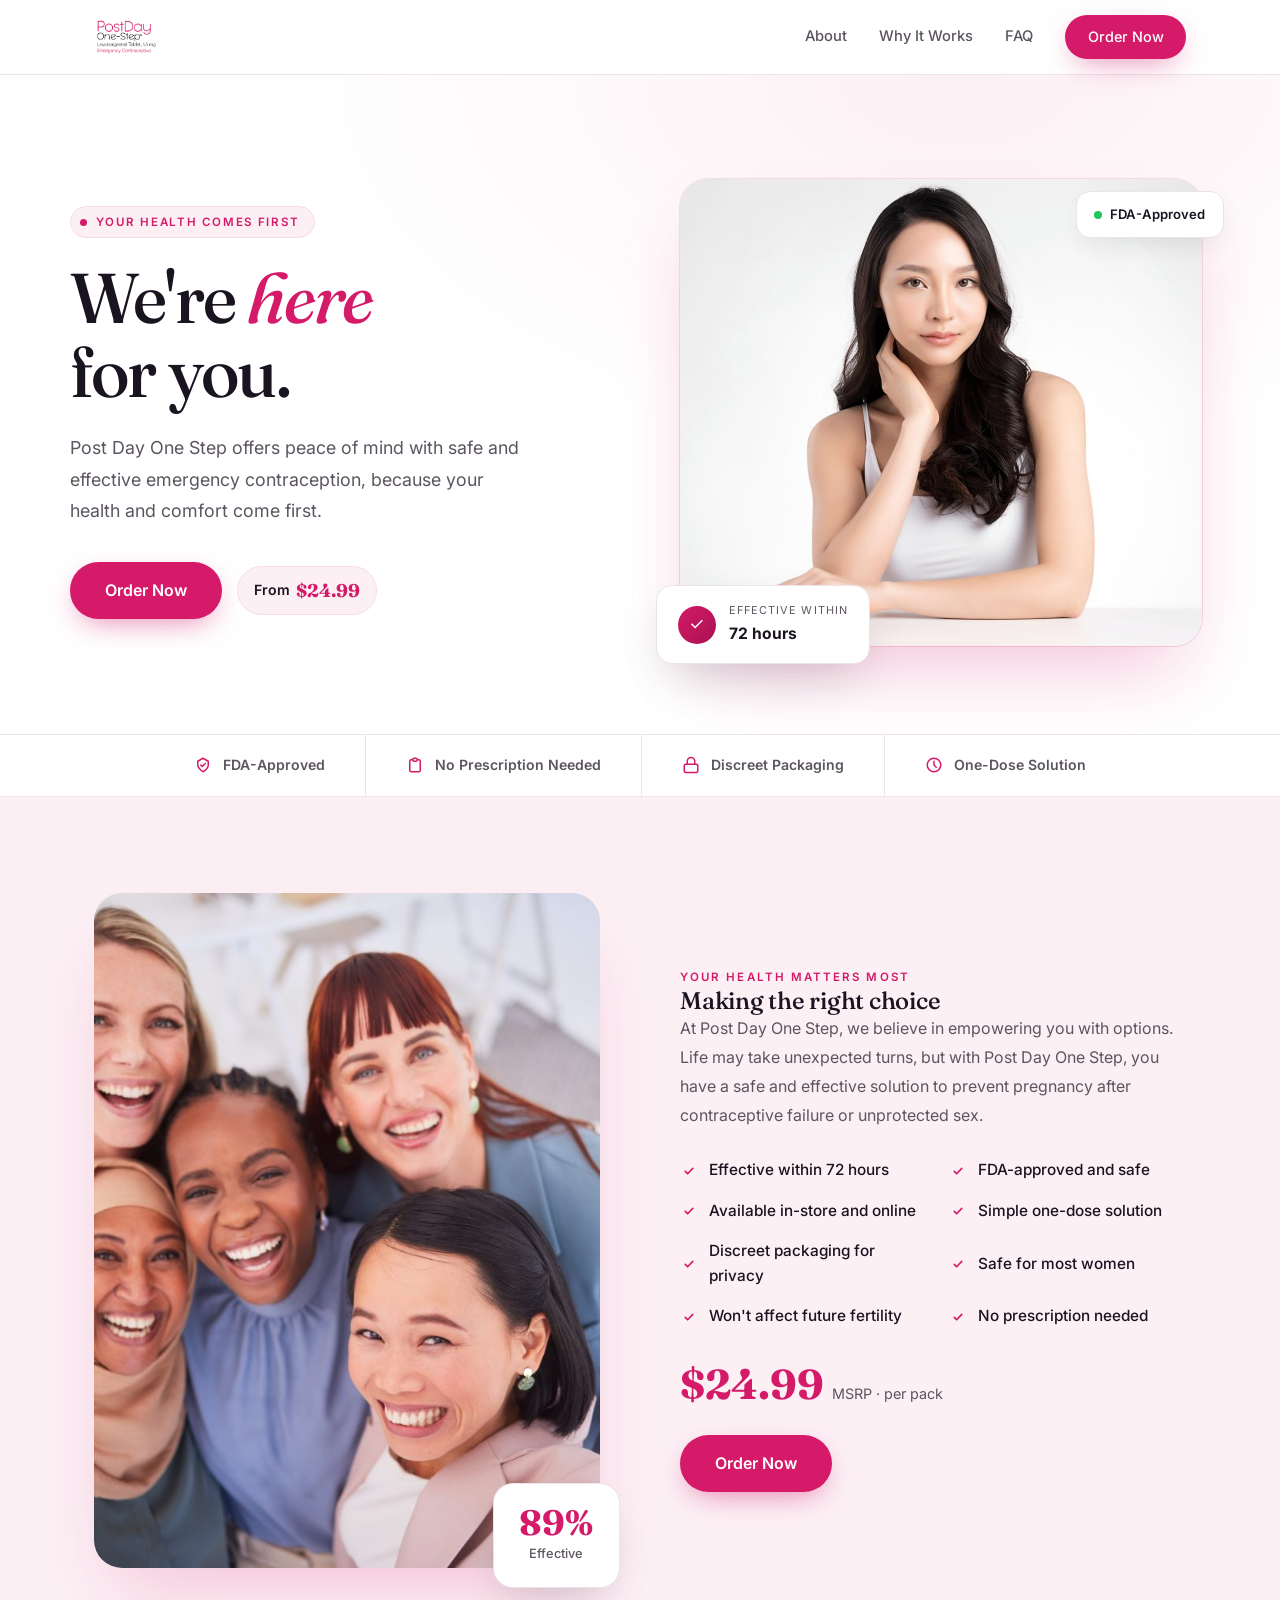
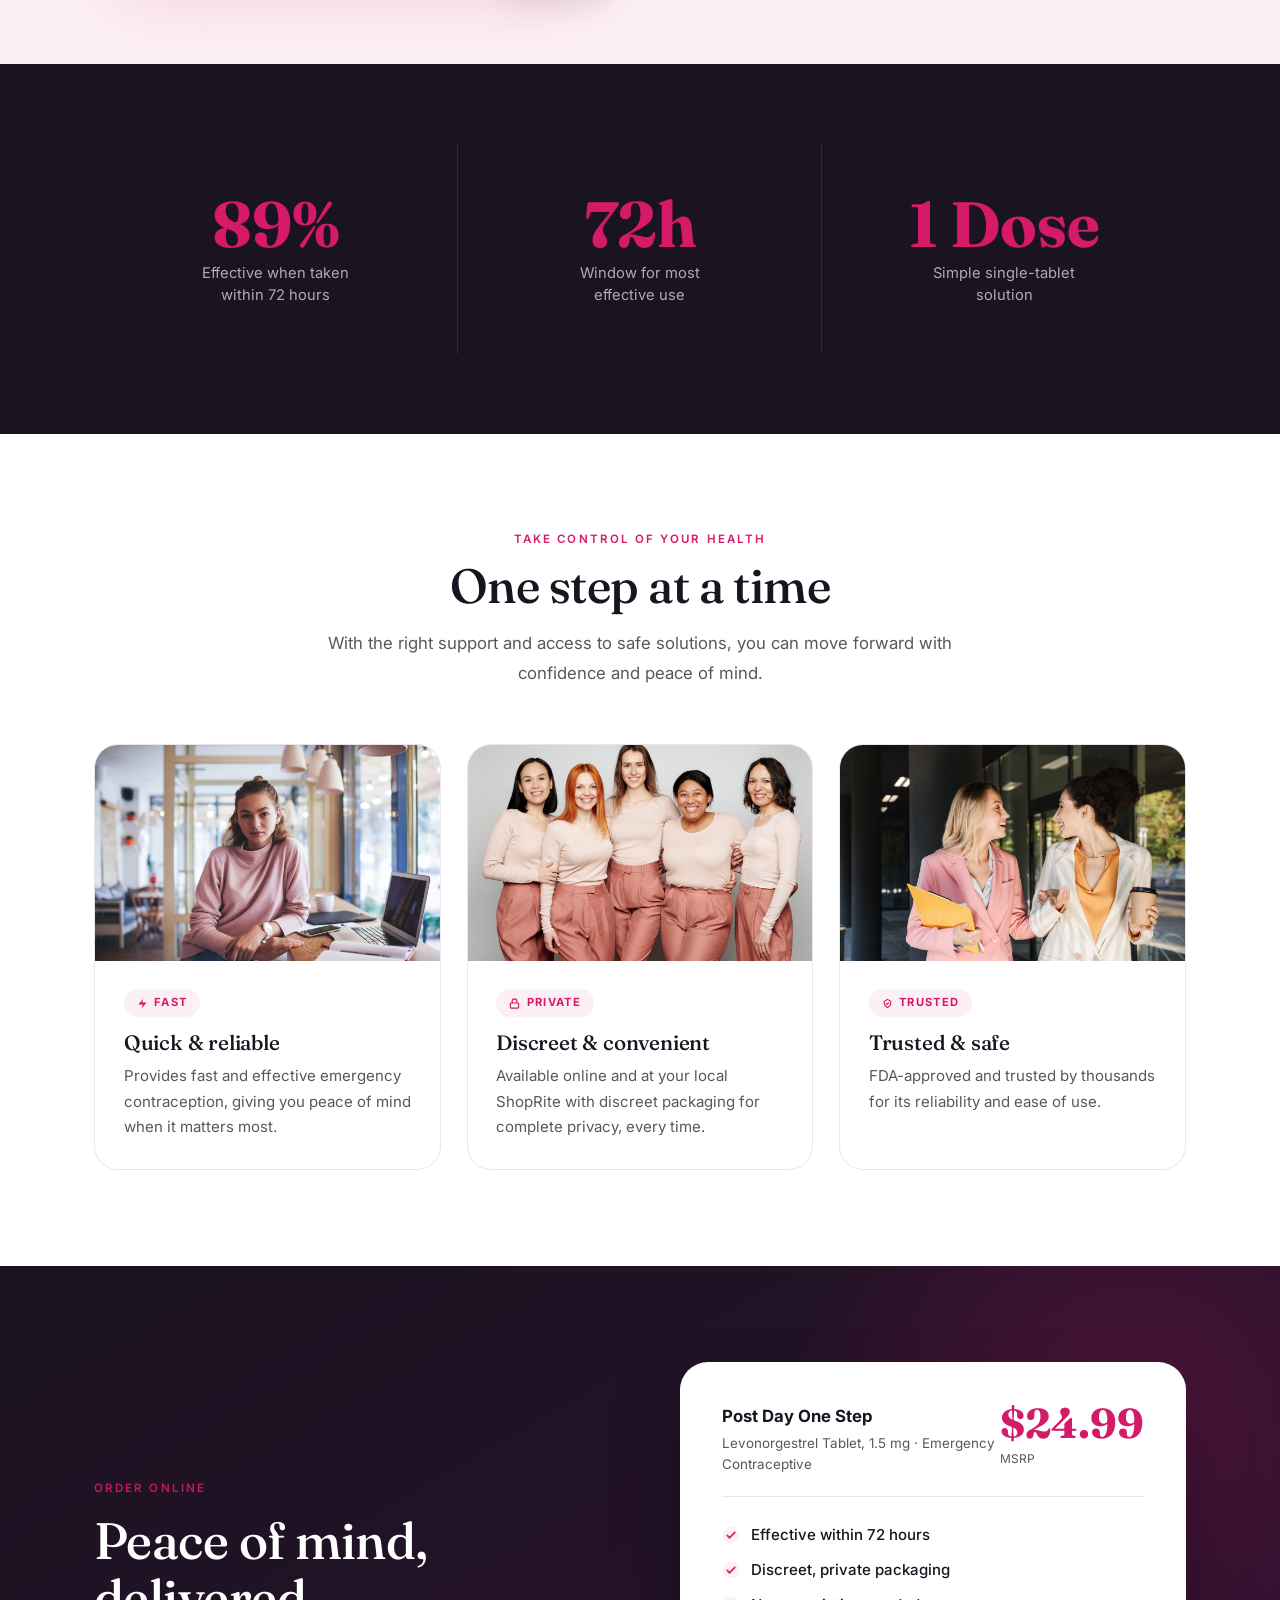
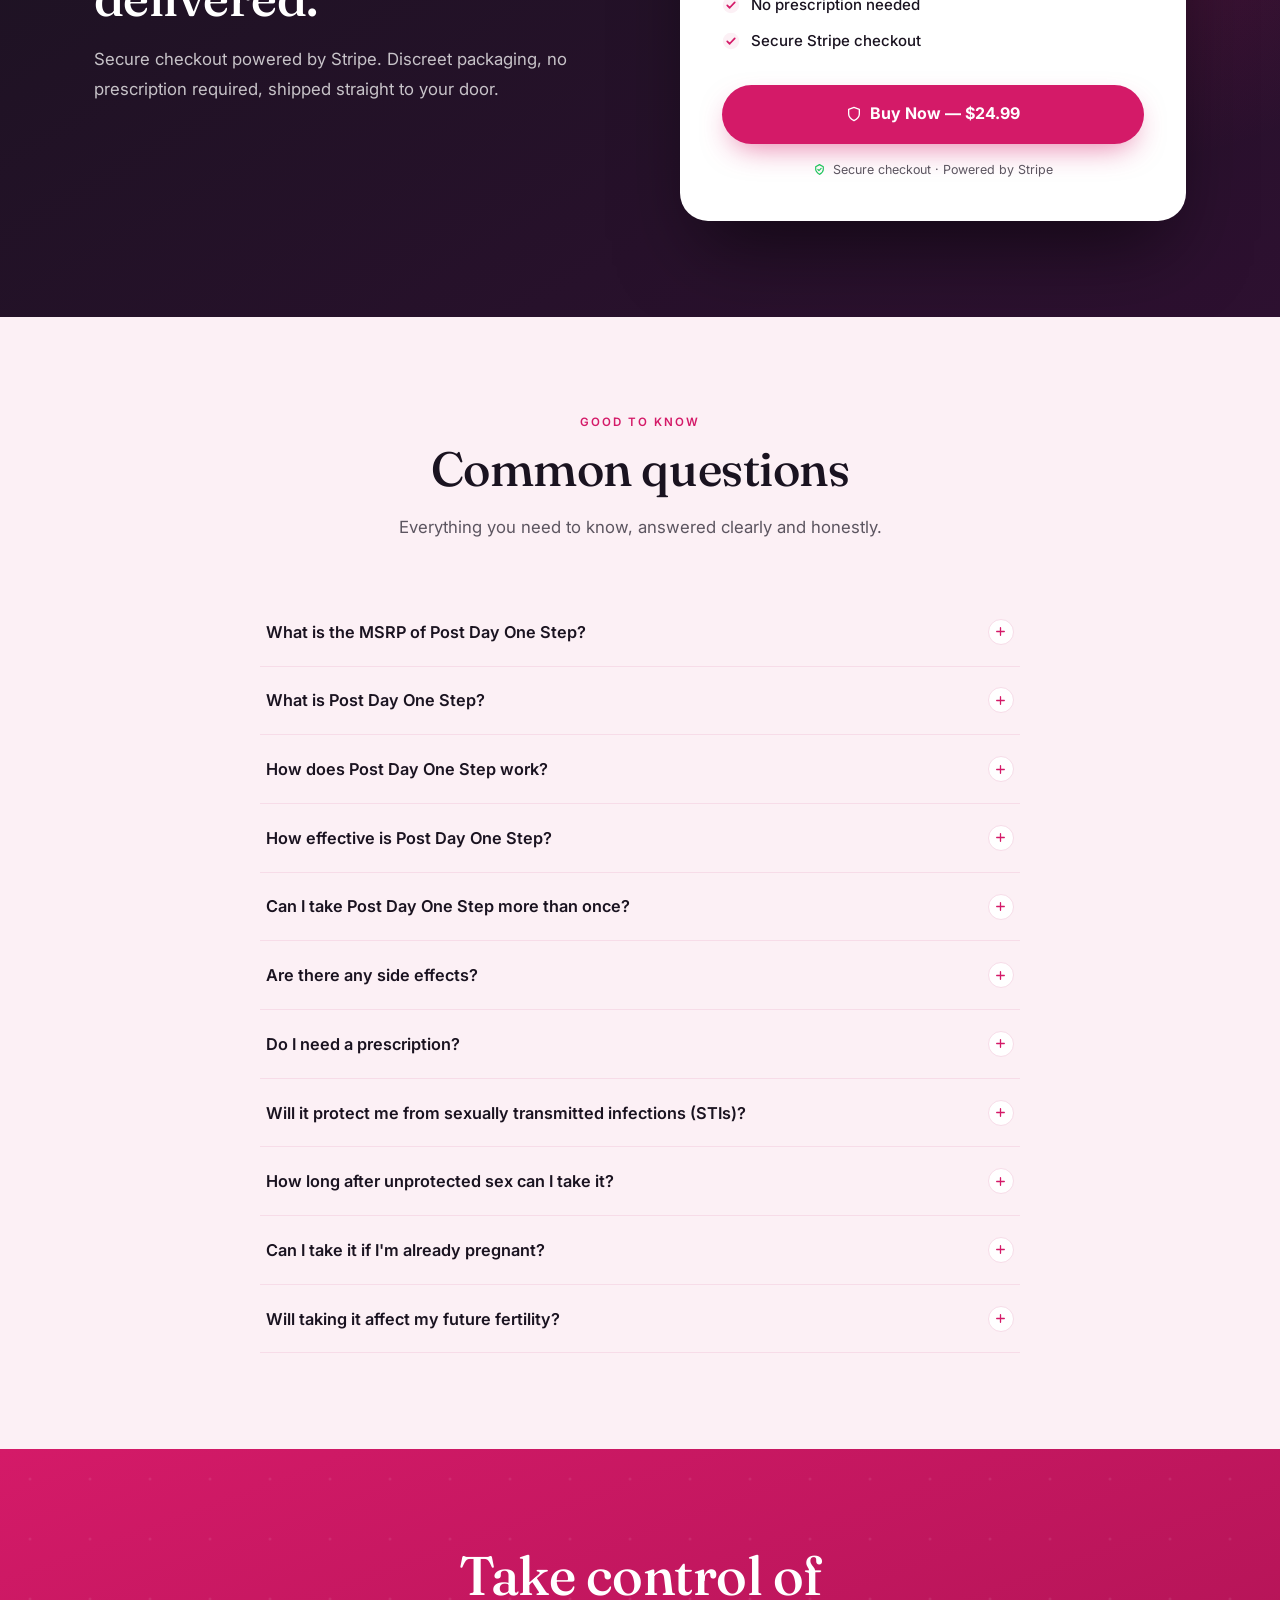
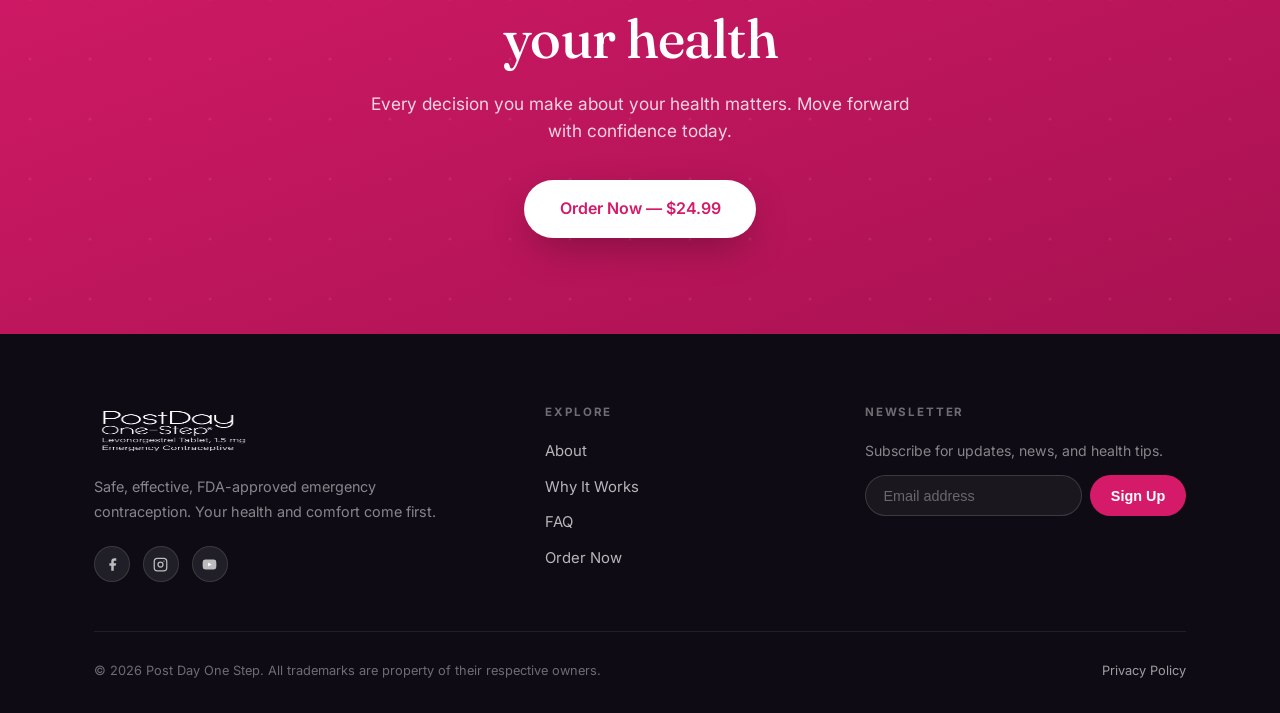
<file: index.html>
<!DOCTYPE html>
<html lang="en">
<head>
<meta charset="UTF-8">
<meta name="viewport" content="width=device-width, initial-scale=1">
<title>Post Day One Step – Effective Emergency Contraception</title>
<meta name="description" content="Post Day One Step is an FDA-approved emergency contraceptive (Levonorgestrel 1.5mg). Safe, discreet, and effective within 72 hours. No prescription needed. $24.99.">
<link rel="canonical" href="https://www.postdayonestep.com/">
<link rel="icon" href="assets/HalfLogo.png">
<meta property="og:title" content="Post Day One Step – Effective Emergency Contraception">
<meta property="og:description" content="Safe, discreet, FDA-approved emergency contraception. Effective within 72 hours. No prescription needed.">
<meta property="og:image" content="assets/product.jpg">
<meta property="og:type" content="website">

<!-- Fonts -->
<link rel="preconnect" href="https://fonts.googleapis.com">
<link rel="preconnect" href="https://fonts.gstatic.com" crossorigin>
<link href="https://fonts.googleapis.com/css2?family=Fraunces:ital,opsz,wght@0,9..144,400;0,9..144,500;0,9..144,600;1,9..144,400;1,9..144,500&family=Inter:wght@400;500;600;700&display=swap" rel="stylesheet">

<!-- Stripe Buy Button -->
<script async src="https://js.stripe.com/v3/buy-button.js"></script>

<!-- ============================================================
  ADA COMPLIANCE — UserWay Accessibility Widget
  Replace REPLACE_WITH_USERWAY_ACCOUNT_ID with your UserWay
  account ID from app.userway.org → Settings → Installation
  ============================================================ -->
<script>(function(d){var s=d.createElement('script');s.setAttribute('data-account','REPLACE_WITH_USERWAY_ACCOUNT_ID');s.setAttribute('src','https://cdn.userway.org/widget.js');(d.body||d.head).appendChild(s)})(document)</script>

<!-- ============================================================
  CONSENT MANAGEMENT — CookieYes
  Replace the src URL with your site-specific snippet from
  app.cookieyes.com → My Websites → Get Script
  ============================================================ -->
<script id="cookieyes" type="text/javascript" src="https://cdn-cookieyes.com/client_data/REPLACE_WITH_COOKIEYES_SITE_ID/script.js"></script>

<link rel="stylesheet" href="assets/site.css">
<style>
/* ---- Hero ---- */
.hero{
  position:relative;overflow:hidden;
  background:var(--white);
}
.hero::before{
  content:'';position:absolute;inset:0;
  background:radial-gradient(ellipse 80% 90% at 75% 0%,var(--blush) 0%,transparent 65%);
  pointer-events:none;
}
.hero-grid{
  display:grid;grid-template-columns:1fr 1fr;
  gap:4rem;align-items:center;padding:6rem 0 5rem;
  position:relative;
}
.hero-eyebrow{
  display:inline-flex;align-items:center;gap:.55rem;
  background:var(--blush);border:1px solid var(--blush-deep);
  border-radius:100px;padding:.38rem .9rem .38rem .55rem;
  font-size:.72rem;font-weight:600;text-transform:uppercase;
  letter-spacing:.15em;color:var(--magenta);margin-bottom:1.4rem;
}
.hero-eyebrow-dot{
  width:7px;height:7px;border-radius:50%;background:var(--magenta);
  animation:pulse 2.2s ease-in-out infinite;
}
@keyframes pulse{0%,100%{transform:scale(1);opacity:1}50%{transform:scale(1.5);opacity:.6}}
.hero h1{
  font-size:clamp(2.8rem,5.5vw,4.6rem);
  line-height:1.06;letter-spacing:-.025em;
  margin-bottom:1.4rem;
}
.hero h1 em{font-style:italic;color:var(--magenta)}
.hero-sub{
  font-size:1.12rem;color:var(--ink-soft);
  max-width:29rem;line-height:1.75;margin-bottom:2.2rem;
}
.hero-cta{display:flex;flex-wrap:wrap;gap:.9rem;align-items:center}
.pill-tag{
  display:inline-flex;align-items:center;gap:.4rem;
  background:var(--blush);color:var(--ink);
  border-radius:100px;padding:.55rem 1rem;
  font-size:.88rem;font-weight:600;border:1px solid var(--blush-deep);
}
.pill-tag b{color:var(--magenta);font-family:'Fraunces';font-size:1.15rem}

.hero-media{position:relative;padding:.5rem}
.hero-media img{
  border-radius:28px;width:100%;object-fit:cover;
  aspect-ratio:4/3;
  box-shadow:0 40px 80px -24px rgba(212,26,104,.28),0 0 0 1px var(--blush-deep);
}
.hero-badge{
  position:absolute;bottom:-10px;left:-16px;
  background:#fff;border-radius:16px;
  padding:1rem 1.3rem;
  box-shadow:0 20px 50px -14px rgba(26,19,32,.2);
  display:flex;align-items:center;gap:.8rem;
  border:1px solid var(--line);min-width:170px;
}
.badge-icon{
  width:38px;height:38px;border-radius:50%;
  background:linear-gradient(135deg,var(--magenta) 0%,var(--magenta-dark) 100%);
  display:grid;place-items:center;color:#fff;flex-shrink:0;
  font-size:1.1rem;
}
.badge-text small{display:block;font-size:.68rem;color:var(--ink-soft);text-transform:uppercase;letter-spacing:.1em;margin-bottom:2px}
.badge-text strong{font-size:.98rem;font-weight:700}

.hero-float{
  position:absolute;top:20px;right:-14px;
  background:#fff;border-radius:14px;
  padding:.75rem 1.1rem;border:1px solid var(--line);
  box-shadow:0 10px 30px -10px rgba(26,19,32,.14);
  font-size:.82rem;font-weight:600;display:flex;align-items:center;gap:.5rem;
  color:var(--ink);
}
.hero-float-dot{width:8px;height:8px;border-radius:50%;background:#22C55E}

/* ---- Trust strip ---- */
.trust{border-top:1px solid var(--line);border-bottom:1px solid var(--line)}
.trust-row{
  display:flex;flex-wrap:wrap;justify-content:center;
  gap:0;padding:0;
}
.trust-item{
  display:flex;align-items:center;gap:.7rem;
  padding:1.2rem 2.5rem;font-size:.88rem;font-weight:600;
  color:var(--ink-soft);border-right:1px solid var(--line);
}
.trust-item:last-child{border-right:none}
.trust-item svg{color:var(--magenta);flex-shrink:0}

/* ---- Section base ---- */
section.block{padding:6rem 0}
.section-head{max-width:40rem;margin-bottom:3.5rem}
.section-head.center{margin-left:auto;margin-right:auto;text-align:center}
.section-head h2{font-size:clamp(2rem,3.8vw,3rem);margin:.6rem 0 1rem}
.section-head p{color:var(--ink-soft);font-size:1.05rem;line-height:1.75}

/* ---- Benefits / choice ---- */
.choice{background:var(--blush)}
.choice-grid{display:grid;grid-template-columns:1fr 1fr;gap:5rem;align-items:center}
.choice-media{position:relative}
.choice-media img{
  border-radius:28px;width:100%;aspect-ratio:3/4;
  object-fit:cover;object-position:center top;
  box-shadow:0 40px 80px -24px rgba(212,26,104,.22);
}
.choice-pill{
  position:absolute;bottom:-20px;right:-20px;
  background:#fff;border-radius:20px;padding:1.3rem 1.6rem;
  box-shadow:0 20px 40px -14px rgba(26,19,32,.18);
  border:1px solid var(--line);text-align:center;
}
.choice-pill b{font-family:'Fraunces';font-size:2.2rem;color:var(--magenta);display:block;line-height:1}
.choice-pill span{font-size:.8rem;color:var(--ink-soft);font-weight:500}

.benefits{list-style:none;display:grid;grid-template-columns:1fr 1fr;gap:1rem 2rem;margin:1.8rem 0 2.2rem}
.benefits li{display:flex;gap:.7rem;font-size:.96rem;font-weight:500;align-items:center;color:var(--ink)}
.benefits li svg{flex-shrink:0;color:var(--magenta)}
.price-line{display:flex;align-items:baseline;gap:.5rem;margin-bottom:1.8rem}
.price-line b{font-family:'Fraunces';font-size:2.6rem;color:var(--magenta);line-height:1}
.price-line span{color:var(--ink-soft);font-size:.9rem}

/* ---- Stats row ---- */
.stats-section{padding:5rem 0;background:var(--ink)}
.stats-row{display:grid;grid-template-columns:repeat(3,1fr);gap:0}
.stat-item{
  padding:3rem 2rem;text-align:center;
  border-right:1px solid rgba(255,255,255,.1);
}
.stat-item:last-child{border-right:none}
.stat-item b{
  font-family:'Fraunces';font-size:4rem;color:var(--magenta);
  display:block;line-height:1;margin-bottom:.4rem;
}
.stat-item span{color:rgba(255,255,255,.65);font-size:.92rem;line-height:1.5;display:block}

/* ---- Feature cards ---- */
.cards-section{background:var(--white)}
.cards{display:grid;grid-template-columns:repeat(3,1fr);gap:1.6rem}
.card{
  background:#fff;border:1px solid var(--line);
  border-radius:24px;overflow:hidden;
  transition:transform .28s ease,box-shadow .28s ease,border-color .28s ease;
}
.card:hover{transform:translateY(-8px);box-shadow:0 30px 60px -20px rgba(212,26,104,.2);border-color:var(--blush-deep)}
.card img{aspect-ratio:16/10;object-fit:cover;width:100%}
.card-body{padding:1.8rem}
.card-tag{
  display:inline-flex;align-items:center;gap:.4rem;
  background:var(--blush);color:var(--magenta);
  font-size:.7rem;font-weight:700;text-transform:uppercase;letter-spacing:.12em;
  border-radius:100px;padding:.3rem .8rem;margin-bottom:.9rem;
}
.card-body h3{font-size:1.3rem;margin-bottom:.5rem}
.card-body p{font-size:.94rem;color:var(--ink-soft);line-height:1.7}

/* ---- Buy / Stripe ---- */
.buy{
  background:linear-gradient(150deg,#1A1320 0%,#2D1030 100%);
  color:#fff;position:relative;overflow:hidden;
}
.buy::before{
  content:'';position:absolute;
  width:700px;height:700px;border-radius:50%;
  background:radial-gradient(circle,rgba(212,26,104,.22) 0%,transparent 70%);
  right:-200px;top:-200px;pointer-events:none;
}
.buy-grid{display:grid;grid-template-columns:1fr 1fr;gap:5rem;align-items:center;position:relative}
.buy h2{color:#fff;font-size:clamp(2rem,4vw,3.2rem);line-height:1.1}
.buy .eyebrow{color:rgba(212,26,104,.9);margin-bottom:1rem}
.buy-sub{color:rgba(255,255,255,.75);font-size:1.05rem;line-height:1.75;margin:1.2rem 0 0}

.buy-card{
  background:#fff;border-radius:28px;
  padding:2.6rem;color:var(--ink);
  box-shadow:0 40px 80px -20px rgba(0,0,0,.55);
}
.buy-card-header{display:flex;justify-content:space-between;align-items:flex-start;margin-bottom:1.6rem;padding-bottom:1.4rem;border-bottom:1px solid var(--line)}
.buy-card-name{font-weight:700;font-size:1.05rem;margin-bottom:.2rem}
.buy-card-desc{color:var(--ink-soft);font-size:.84rem;line-height:1.5}
.buy-price b{font-family:'Fraunces';font-size:2.6rem;color:var(--magenta);line-height:1;display:block}
.buy-price small{font-size:.75rem;color:var(--ink-soft)}
.buy-features{list-style:none;margin-bottom:2rem;display:grid;gap:.7rem}
.buy-features li{
  display:flex;align-items:center;gap:.7rem;
  font-size:.94rem;font-weight:500;
}
.buy-features li svg{color:var(--magenta);flex-shrink:0}
.stripe-slot{min-height:52px;margin-bottom:.6rem}
.buy-btn-fallback{
  display:flex;width:100%;align-items:center;justify-content:center;gap:.5rem;
  background:var(--magenta);color:#fff;font-weight:700;font-size:1rem;
  padding:1.05rem;border-radius:100px;margin-top:.4rem;
  box-shadow:0 12px 30px -10px rgba(212,26,104,.6);
  transition:background .2s,transform .2s,box-shadow .2s;
}
.buy-btn-fallback:hover{background:var(--magenta-dark);transform:translateY(-2px);box-shadow:0 18px 36px -10px rgba(212,26,104,.7)}
.buy-secure{
  display:flex;align-items:center;justify-content:center;gap:.45rem;
  font-size:.78rem;color:var(--ink-soft);margin-top:1rem;
}
.buy-secure svg{color:#22C55E}

/* ---- FAQ ---- */
.faq-section{background:var(--blush)}
.faq{max-width:760px;margin:0 auto}
.faq details{
  border-bottom:1px solid var(--blush-deep);
}
.faq summary{
  cursor:pointer;list-style:none;
  padding:1.3rem .4rem;font-weight:600;font-size:1.02rem;
  display:flex;justify-content:space-between;align-items:center;gap:1rem;
  transition:color .2s;color:var(--ink);
}
.faq summary:hover{color:var(--magenta)}
.faq summary::-webkit-details-marker{display:none}
.faq summary .faq-ico{
  flex-shrink:0;width:26px;height:26px;border-radius:50%;
  border:1.5px solid var(--blush-deep);display:grid;place-items:center;
  color:var(--magenta);transition:transform .25s,background .2s,border-color .2s;
  background:#fff;
}
.faq details[open] summary{color:var(--magenta)}
.faq details[open] summary .faq-ico{transform:rotate(45deg);background:var(--magenta);border-color:var(--magenta);color:#fff}
.faq details p{
  padding:.2rem 2.4rem 1.4rem .4rem;
  color:var(--ink-soft);font-size:.97rem;line-height:1.75;
}

/* ---- CTA banner ---- */
.cta-banner{
  text-align:center;padding:6rem 0;
  background:linear-gradient(160deg,var(--magenta) 0%,var(--magenta-dark) 100%);
  color:#fff;position:relative;overflow:hidden;
}
.cta-banner::before{
  content:'';position:absolute;inset:0;
  background:url("data:image/svg+xml,%3Csvg width='60' height='60' viewBox='0 0 60 60' xmlns='http://www.w3.org/2000/svg'%3E%3Ccircle cx='30' cy='30' r='1.5' fill='rgba(255,255,255,0.08)'/%3E%3C/svg%3E");
  pointer-events:none;
}
.cta-banner h2{color:#fff;font-size:clamp(2.2rem,4.5vw,3.4rem);max-width:28rem;margin:0 auto 1.2rem;position:relative}
.cta-banner p{color:rgba(255,255,255,.82);max-width:34rem;margin:0 auto 2.2rem;font-size:1.08rem;position:relative}
.btn-white{background:#fff;color:var(--magenta);box-shadow:0 14px 40px -10px rgba(0,0,0,.35);position:relative}
.btn-white:hover{background:#fff;color:var(--magenta-dark);transform:translateY(-2px)}

/* ---- Footer ---- */
footer{background:#0E0B14;color:#fff;padding:4.5rem 0 2rem}
.foot-grid{display:grid;grid-template-columns:1.5fr 1fr 1fr;gap:3.5rem;margin-bottom:3rem}
.foot-brand img{height:50px;filter:brightness(0) invert(1);margin-bottom:1.2rem}
.foot-brand p{color:rgba(255,255,255,.5);font-size:.9rem;line-height:1.7;max-width:22rem}
.foot-socials{display:flex;gap:.8rem;margin-top:1.4rem}
.foot-social{
  width:36px;height:36px;border-radius:50%;
  background:rgba(255,255,255,.08);border:1px solid rgba(255,255,255,.12);
  display:grid;place-items:center;color:rgba(255,255,255,.7);
  transition:background .2s,color .2s;
}
.foot-social:hover{background:var(--magenta);color:#fff;border-color:var(--magenta)}
.foot-col h4{
  font-family:'Inter';font-size:.72rem;text-transform:uppercase;
  letter-spacing:.16em;color:rgba(255,255,255,.4);
  margin-bottom:1.3rem;font-weight:700;
}
.foot-col a{
  display:block;color:rgba(255,255,255,.7);
  font-size:.93rem;margin-bottom:.75rem;transition:color .2s;
}
.foot-col a:hover{color:var(--magenta)}
.newsletter{display:flex;gap:.5rem;margin-top:.2rem}
.newsletter input{
  flex:1;padding:.72rem 1.1rem;border-radius:100px;
  border:1px solid rgba(255,255,255,.15);
  background:rgba(255,255,255,.05);color:#fff;font-size:.9rem;
}
.newsletter input::placeholder{color:rgba(255,255,255,.35)}
.newsletter input:focus{outline:2px solid var(--magenta);outline-offset:0;border-color:transparent}
.newsletter button{
  background:var(--magenta);color:#fff;border:none;
  border-radius:100px;padding:.72rem 1.3rem;
  font-weight:700;cursor:pointer;font-size:.9rem;
  transition:background .2s;white-space:nowrap;
}
.newsletter button:hover{background:var(--magenta-dark)}
.foot-bottom{
  border-top:1px solid rgba(255,255,255,.08);padding-top:1.8rem;
  display:flex;justify-content:space-between;flex-wrap:wrap;
  gap:1rem;font-size:.8rem;color:rgba(255,255,255,.4);
}
.foot-bottom a{color:rgba(255,255,255,.6);transition:color .2s}
.foot-bottom a:hover{color:var(--magenta)}

/* ---- Reveal ---- */
.reveal{opacity:0;transform:translateY(28px);transition:opacity .75s ease,transform .75s ease}
.reveal.in{opacity:1;transform:none}
.reveal-d1{transition-delay:.1s}
.reveal-d2{transition-delay:.2s}
.reveal-d3{transition-delay:.3s}

/* ---- Responsive ---- */
@media(max-width:1000px){
  .choice-grid{gap:3rem}
  .buy-grid{gap:3rem}
}
@media(max-width:860px){
  .hero-grid,.choice-grid,.buy-grid{grid-template-columns:1fr;gap:2.5rem}
  .hero-grid{padding:3.5rem 0 4rem}
  .hero-media{order:-1}
  .hero-float{display:none}
  .choice-pill{right:0;bottom:-14px}
  .cards{grid-template-columns:1fr}
  .stats-row{grid-template-columns:1fr;gap:0}
  .stat-item{border-right:none;border-bottom:1px solid rgba(255,255,255,.1);padding:2.2rem}
  .stat-item:last-child{border-bottom:none}
  .foot-grid{grid-template-columns:1fr;gap:2.5rem}
  .trust-row{flex-direction:column;align-items:center;gap:0}
  .trust-item{border-right:none;border-bottom:1px solid var(--line);width:100%;justify-content:center}
  .trust-item:last-child{border-bottom:none}
  section.block{padding:4.5rem 0}
}
@media(max-width:540px){
  .benefits{grid-template-columns:1fr}
  .hero h1{font-size:2.6rem}
}
@media(prefers-reduced-motion:reduce){
  *{animation:none!important;transition:none!important}
  .reveal{opacity:1;transform:none}
  .hero-eyebrow-dot{animation:none}
}
</style>
</head>
<body>
<a class="skip-link" href="#main">Skip to main content</a>

<header>
  <div class="wrap nav">
    <a href="/" class="nav-logo" aria-label="Post Day One Step Home"><img src="assets/FullLogo.png" alt="Post Day One Step" width="160" height="50" loading="lazy"></a>
    <nav class="nav-links" id="navLinks" aria-label="Main navigation">
      <a href="/about/">About</a>
      <a href="#choice">Why It Works</a>
      <a href="/faq/">FAQ</a>
      <a href="#buy" class="btn">Order Now</a>
    </nav>
    <button class="nav-toggle" id="navToggle" aria-label="Open menu" aria-expanded="false" aria-controls="navLinks">
      <span></span><span></span><span></span>
    </button>
  </div>
</header>

<main id="main">

<!-- ══════════ HERO ══════════ -->
<section class="hero" aria-label="Hero">
  <div class="wrap hero-grid">
    <div class="hero-copy reveal">
      <div class="hero-eyebrow" role="text">
        <span class="hero-eyebrow-dot" aria-hidden="true"></span>
        Your Health Comes First
      </div>
      <h1>We're <em>here</em><br>for you.</h1>
      <p class="hero-sub">Post Day One Step offers peace of mind with safe and effective emergency contraception, because your health and comfort come first.</p>
      <div class="hero-cta">
        <a href="#buy" class="btn">Order Now</a>
        <span class="pill-tag">From <b>$24.99</b></span>
      </div>
    </div>
    <div class="hero-media reveal reveal-d1">
      <img src="assets/product.jpg" alt="Post Day One Step emergency contraceptive box" width="700" height="467">
      <div class="hero-badge" aria-label="Effective within 72 hours">
        <div class="badge-icon" aria-hidden="true">✓</div>
        <div class="badge-text">
          <small>Effective within</small>
          <strong>72 hours</strong>
        </div>
      </div>
      <div class="hero-float" aria-hidden="true">
        <span class="hero-float-dot"></span>FDA-Approved
      </div>
    </div>
  </div>
</section>

<!-- ══════════ TRUST STRIP ══════════ -->
<div class="trust" role="region" aria-label="Product credentials">
  <div class="wrap trust-row">
    <div class="trust-item">
      <svg width="18" height="18" viewBox="0 0 24 24" fill="none" aria-hidden="true"><path d="M9 12l2 2 4-4M12 3l7 4v5c0 5-7 9-7 9S5 16 5 12V7l7-4z" stroke="currentColor" stroke-width="2" stroke-linecap="round" stroke-linejoin="round"/></svg>
      FDA-Approved
    </div>
    <div class="trust-item">
      <svg width="18" height="18" viewBox="0 0 24 24" fill="none" aria-hidden="true"><path d="M9 5H7a2 2 0 00-2 2v12a2 2 0 002 2h10a2 2 0 002-2V7a2 2 0 00-2-2h-2M9 5a2 2 0 002 2h2a2 2 0 002-2M9 5a2 2 0 012-2h2a2 2 0 012 2" stroke="currentColor" stroke-width="2" stroke-linecap="round" stroke-linejoin="round"/></svg>
      No Prescription Needed
    </div>
    <div class="trust-item">
      <svg width="18" height="18" viewBox="0 0 24 24" fill="none" aria-hidden="true"><rect x="3" y="11" width="18" height="11" rx="2" stroke="currentColor" stroke-width="2"/><path d="M7 11V7a5 5 0 0110 0v4" stroke="currentColor" stroke-width="2" stroke-linecap="round"/></svg>
      Discreet Packaging
    </div>
    <div class="trust-item">
      <svg width="18" height="18" viewBox="0 0 24 24" fill="none" aria-hidden="true"><circle cx="12" cy="12" r="9" stroke="currentColor" stroke-width="2"/><path d="M12 7v5l3 3" stroke="currentColor" stroke-width="2" stroke-linecap="round"/></svg>
      One-Dose Solution
    </div>
  </div>
</div>

<!-- ══════════ BENEFITS ══════════ -->
<section class="block choice" id="choice" aria-labelledby="choice-heading">
  <div class="wrap choice-grid">
    <div class="choice-media reveal">
      <img loading="lazy" src="assets/office-selfie.jpg" alt="Group of confident women smiling together">
      <div class="choice-pill" aria-label="Up to 89% effective">
        <b>89%</b>
        <span>Effective</span>
      </div>
    </div>
    <div class="choice-copy reveal reveal-d1">
      <span class="eyebrow">Your Health Matters Most</span>
      <h2 id="choice-heading">Making the right choice</h2>
      <p style="color:var(--ink-soft);line-height:1.8">At Post Day One Step, we believe in empowering you with options. Life may take unexpected turns, but with Post Day One Step, you have a safe and effective solution to prevent pregnancy after contraceptive failure or unprotected sex.</p>
      <ul class="benefits" role="list">
        <li>{C} Effective within 72 hours</li>
        <li>{C} FDA-approved and safe</li>
        <li>{C} Available in-store and online</li>
        <li>{C} Simple one-dose solution</li>
        <li>{C} Discreet packaging for privacy</li>
        <li>{C} Safe for most women</li>
        <li>{C} Won't affect future fertility</li>
        <li>{C} No prescription needed</li>
      </ul>
      <div class="price-line">
        <b>$24.99</b>
        <span>MSRP · per pack</span>
      </div>
      <a href="#buy" class="btn">Order Now</a>
    </div>
  </div>
</section>

<!-- ══════════ STATS ══════════ -->
<section class="stats-section" aria-label="Key statistics">
  <div class="wrap">
    <div class="stats-row">
      <div class="stat-item reveal">
        <b>89%</b>
        <span>Effective when taken<br>within 72 hours</span>
      </div>
      <div class="stat-item reveal reveal-d1">
        <b>72h</b>
        <span>Window for most<br>effective use</span>
      </div>
      <div class="stat-item reveal reveal-d2">
        <b>1 Dose</b>
        <span>Simple single-tablet<br>solution</span>
      </div>
    </div>
  </div>
</section>

<!-- ══════════ FEATURE CARDS ══════════ -->
<section class="block cards-section" id="how" aria-labelledby="how-heading">
  <div class="wrap">
    <div class="section-head center reveal">
      <span class="eyebrow">Take Control of Your Health</span>
      <h2 id="how-heading">One step at a time</h2>
      <p>With the right support and access to safe solutions, you can move forward with confidence and peace of mind.</p>
    </div>
    <div class="cards" role="list">
      <article class="card reveal" role="listitem">
        <img loading="lazy" src="assets/laptop-woman.jpg" alt="Woman working calmly on a laptop">
        <div class="card-body">
          <div class="card-tag" aria-hidden="true">
            <svg width="11" height="11" viewBox="0 0 24 24" fill="currentColor"><path d="M13 2L3 14h9l-1 8 10-12h-9l1-8z"/></svg>
            Fast
          </div>
          <h3>Quick &amp; reliable</h3>
          <p>Provides fast and effective emergency contraception, giving you peace of mind when it matters most.</p>
        </div>
      </article>
      <article class="card reveal reveal-d1" role="listitem">
        <img loading="lazy" src="assets/hero-iwd.jpg" alt="Woman smiling outdoors with confidence">
        <div class="card-body">
          <div class="card-tag" aria-hidden="true">
            <svg width="11" height="11" viewBox="0 0 24 24" fill="none" stroke="currentColor" stroke-width="2.5"><rect x="3" y="11" width="18" height="11" rx="2"/><path d="M7 11V7a5 5 0 0110 0v4"/></svg>
            Private
          </div>
          <h3>Discreet &amp; convenient</h3>
          <p>Available online and at your local ShopRite with discreet packaging for complete privacy, every time.</p>
        </div>
      </article>
      <article class="card reveal reveal-d2" role="listitem">
        <img loading="lazy" src="assets/two-women.jpg" alt="Two women walking together with ease">
        <div class="card-body">
          <div class="card-tag" aria-hidden="true">
            <svg width="11" height="11" viewBox="0 0 24 24" fill="none" stroke="currentColor" stroke-width="2.5"><path d="M9 12l2 2 4-4M12 3l7 4v5c0 5-7 9-7 9S5 16 5 12V7l7-4z"/></svg>
            Trusted
          </div>
          <h3>Trusted &amp; safe</h3>
          <p>FDA-approved and trusted by thousands for its reliability and ease of use.</p>
        </div>
      </article>
    </div>
  </div>
</section>

<!-- ══════════ BUY ══════════ -->
<section class="block buy" id="buy" aria-labelledby="buy-heading">
  <div class="wrap buy-grid">
    <div class="buy-copy reveal">
      <span class="eyebrow">Order Online</span>
      <h2 id="buy-heading">Peace of mind,<br>delivered.</h2>
      <p class="buy-sub">Secure checkout powered by Stripe. Discreet packaging, no prescription required, shipped straight to your door.</p>
    </div>
    <div class="buy-card reveal reveal-d1">
      <div class="buy-card-header">
        <div>
          <div class="buy-card-name">Post Day One Step</div>
          <div class="buy-card-desc">Levonorgestrel Tablet, 1.5 mg · Emergency Contraceptive</div>
        </div>
        <div class="buy-price">
          <b>$24.99</b>
          <small>MSRP</small>
        </div>
      </div>
      <ul class="buy-features" role="list">
        <li>{Cf} Effective within 72 hours</li>
        <li>{Cf} Discreet, private packaging</li>
        <li>{Cf} No prescription needed</li>
        <li>{Cf} Secure Stripe checkout</li>
      </ul>
      <!-- ===== STRIPE BUY BUTTON =====
           Replace data-* values from Stripe Dashboard → Buy Button
      <div class="stripe-slot">
        <stripe-buy-button
          buy-button-id="REPLACE_WITH_BUY_BUTTON_ID"
          publishable-key="pk_live_REPLACE_WITH_PUBLISHABLE_KEY">
        </stripe-buy-button>
      </div>
      -->
      <a href="https://buy.stripe.com/REPLACE_WITH_PAYMENT_LINK" class="buy-btn-fallback">
        <svg width="16" height="16" viewBox="0 0 24 24" fill="none" aria-hidden="true"><path d="M12 22s8-4 8-10V5l-8-3-8 3v7c0 6 8 10 8 10z" stroke="currentColor" stroke-width="2" stroke-linecap="round" stroke-linejoin="round"/></svg>
        Buy Now — $24.99
      </a>
      <div class="buy-secure">
        <svg width="13" height="13" viewBox="0 0 24 24" fill="none" aria-hidden="true"><path d="M9 12l2 2 4-4M12 3l7 4v5c0 5-7 9-7 9S5 16 5 12V7l7-4z" stroke="currentColor" stroke-width="2.2" stroke-linecap="round" stroke-linejoin="round"/></svg>
        Secure checkout · Powered by Stripe
      </div>
    </div>
  </div>
</section>

<!-- ══════════ FAQ ══════════ -->
<section class="block faq-section" id="faq" aria-labelledby="faq-heading">
  <div class="wrap">
    <div class="section-head center reveal">
      <span class="eyebrow">Good to Know</span>
      <h2 id="faq-heading">Common questions</h2>
      <p>Everything you need to know, answered clearly and honestly.</p>
    </div>
    <div class="faq reveal" id="faqList" role="list"></div>
  </div>
</section>

<!-- ══════════ CTA BANNER ══════════ -->
<section class="cta-banner" aria-label="Call to action">
  <div class="wrap reveal">
    <h2>Take control of your health</h2>
    <p>Every decision you make about your health matters. Move forward with confidence today.</p>
    <a href="#buy" class="btn btn-white">Order Now — $24.99</a>
  </div>
</section>

</main>

<!-- ══════════ FOOTER ══════════ -->
<footer role="contentinfo">
  <div class="wrap">
    <div class="foot-grid">
      <div class="foot-brand">
        <img src="assets/FullLogo.png" alt="Post Day One Step" width="160" height="50" loading="lazy">
        <p>Safe, effective, FDA-approved emergency contraception. Your health and comfort come first.</p>
        <div class="foot-socials">
          <a href="#" class="foot-social" aria-label="Follow us on Facebook">
            <svg width="15" height="15" viewBox="0 0 24 24" fill="currentColor" aria-hidden="true"><path d="M18 2h-3a5 5 0 00-5 5v3H7v4h3v8h4v-8h3l1-4h-4V7a1 1 0 011-1h3z"/></svg>
          </a>
          <a href="#" class="foot-social" aria-label="Follow us on Instagram">
            <svg width="15" height="15" viewBox="0 0 24 24" fill="none" stroke="currentColor" stroke-width="2" aria-hidden="true"><rect x="2" y="2" width="20" height="20" rx="5"/><circle cx="12" cy="12" r="4"/><circle cx="17.5" cy="6.5" r="1" fill="currentColor" stroke="none"/></svg>
          </a>
          <a href="#" class="foot-social" aria-label="Follow us on YouTube">
            <svg width="15" height="15" viewBox="0 0 24 24" fill="currentColor" aria-hidden="true"><path d="M22.54 6.42a2.78 2.78 0 00-1.95-1.96C18.88 4 12 4 12 4s-6.88 0-8.59.46A2.78 2.78 0 001.46 6.42 29 29 0 001 12a29 29 0 00.46 5.58 2.78 2.78 0 001.95 1.96C5.12 20 12 20 12 20s6.88 0 8.59-.46a2.78 2.78 0 001.95-1.96A29 29 0 0023 12a29 29 0 00-.46-5.58z"/><polygon points="9.75,15.02 15.5,12 9.75,8.98 9.75,15.02" fill="white"/></svg>
          </a>
        </div>
      </div>
      <div class="foot-col">
        <h4>Explore</h4>
        <a href="/about/">About</a>
        <a href="#choice">Why It Works</a>
        <a href="/faq/">FAQ</a>
        <a href="#buy">Order Now</a>
      </div>
      <div class="foot-col">
        <h4>Newsletter</h4>
        <p style="color:rgba(255,255,255,.5);font-size:.88rem;margin-bottom:.8rem;line-height:1.6">Subscribe for updates, news, and health tips.</p>
        <form class="newsletter" aria-label="Newsletter signup">
          <input type="email" placeholder="Email address" aria-label="Email address" required>
          <button type="submit">Sign Up</button>
        </form>
        <p class="newsletter-msg" role="status" aria-live="polite"></p>
      </div>
    </div>
    <div class="foot-bottom">
      <span>© <span id="yr"></span> Post Day One Step. All trademarks are property of their respective owners.</span>
      <span><a href="/privacy-policy/">Privacy Policy</a></span>
    </div>
  </div>
</footer>

<script>
// Checkmark icons
const ck='<svg width="18" height="18" viewBox="0 0 24 24" fill="none" aria-hidden="true"><circle cx="12" cy="12" r="11" fill="#FCF0F5"/><path d="M7 12.5l3.2 3.2L17 8.5" stroke="#D41A68" stroke-width="2.2" stroke-linecap="round" stroke-linejoin="round"/></svg>';
const ckf='<svg width="18" height="18" viewBox="0 0 24 24" fill="none" aria-hidden="true"><circle cx="12" cy="12" r="11" fill="var(--blush)"/><path d="M7 12.5l3.2 3.2L17 8.5" stroke="#D41A68" stroke-width="2.3" stroke-linecap="round" stroke-linejoin="round"/></svg>';
document.body.innerHTML=document.body.innerHTML.replace(/\{C\}/g,ck).replace(/\{Cf\}/g,ckf);

// FAQ
const faqs=[
  ["What is the MSRP of Post Day One Step?","The Manufacturer's Suggested Retail Price (MSRP) for Post Day One Step is $24.99. Prices may vary slightly depending on the retailer or if purchasing online with added shipping options."],
  ["What is Post Day One Step?","Post Day One Step is an FDA-approved emergency contraceptive pill designed to prevent pregnancy after unprotected sex or contraceptive failure. It works best when taken within 72 hours of intercourse."],
  ["How does Post Day One Step work?","Post Day One Step works by delaying ovulation, preventing the release of an egg from the ovaries, which reduces the chances of pregnancy."],
  ["How effective is Post Day One Step?","When taken within 72 hours, Post Day One Step is up to 89% effective in preventing pregnancy. The sooner you take it, the more effective it is."],
  ["Can I take Post Day One Step more than once?","Yes, Post Day One Step can be used more than once. However, it is not meant for regular use as a primary form of contraception."],
  ["Are there any side effects?","Some users may experience mild side effects such as nausea, fatigue, dizziness, or headaches. These typically go away within 24 hours."],
  ["Do I need a prescription?","No, Post Day One Step is available over the counter without a prescription at most pharmacies and online."],
  ["Will it protect me from sexually transmitted infections (STIs)?","No, Post Day One Step does not protect against sexually transmitted infections. It's important to use condoms to reduce the risk of STIs."],
  ["How long after unprotected sex can I take it?","Post Day One Step is most effective when taken within 72 hours (3 days) of unprotected sex, but it can be taken up to 5 days in some cases, though efficacy decreases over time."],
  ["Can I take it if I'm already pregnant?","No, Post Day One Step will not terminate an existing pregnancy. It works by preventing pregnancy before it starts."],
  ["Will taking it affect my future fertility?","No, taking Post Day One Step will not affect your future fertility or ability to conceive."]
];
const plus='<span class="faq-ico" aria-hidden="true"><svg width="13" height="13" viewBox="0 0 24 24" fill="none"><path d="M12 5v14M5 12h14" stroke="currentColor" stroke-width="2.4" stroke-linecap="round"/></svg></span>';
const faqEl=document.getElementById('faqList');
faqEl.innerHTML=faqs.map(([q,a],i)=>
  `<details role="listitem"><summary>${q}${plus}</summary><p>${a}</p></details>`).join('');

// Scroll reveal
const io=new IntersectionObserver(es=>es.forEach(e=>{
  if(e.isIntersecting){e.target.classList.add('in');io.unobserve(e.target)}
}),{threshold:.1});
document.querySelectorAll('.reveal').forEach(el=>io.observe(el));
</script>
<script src="assets/nav.js"></script>
</body>
</html>
</file>
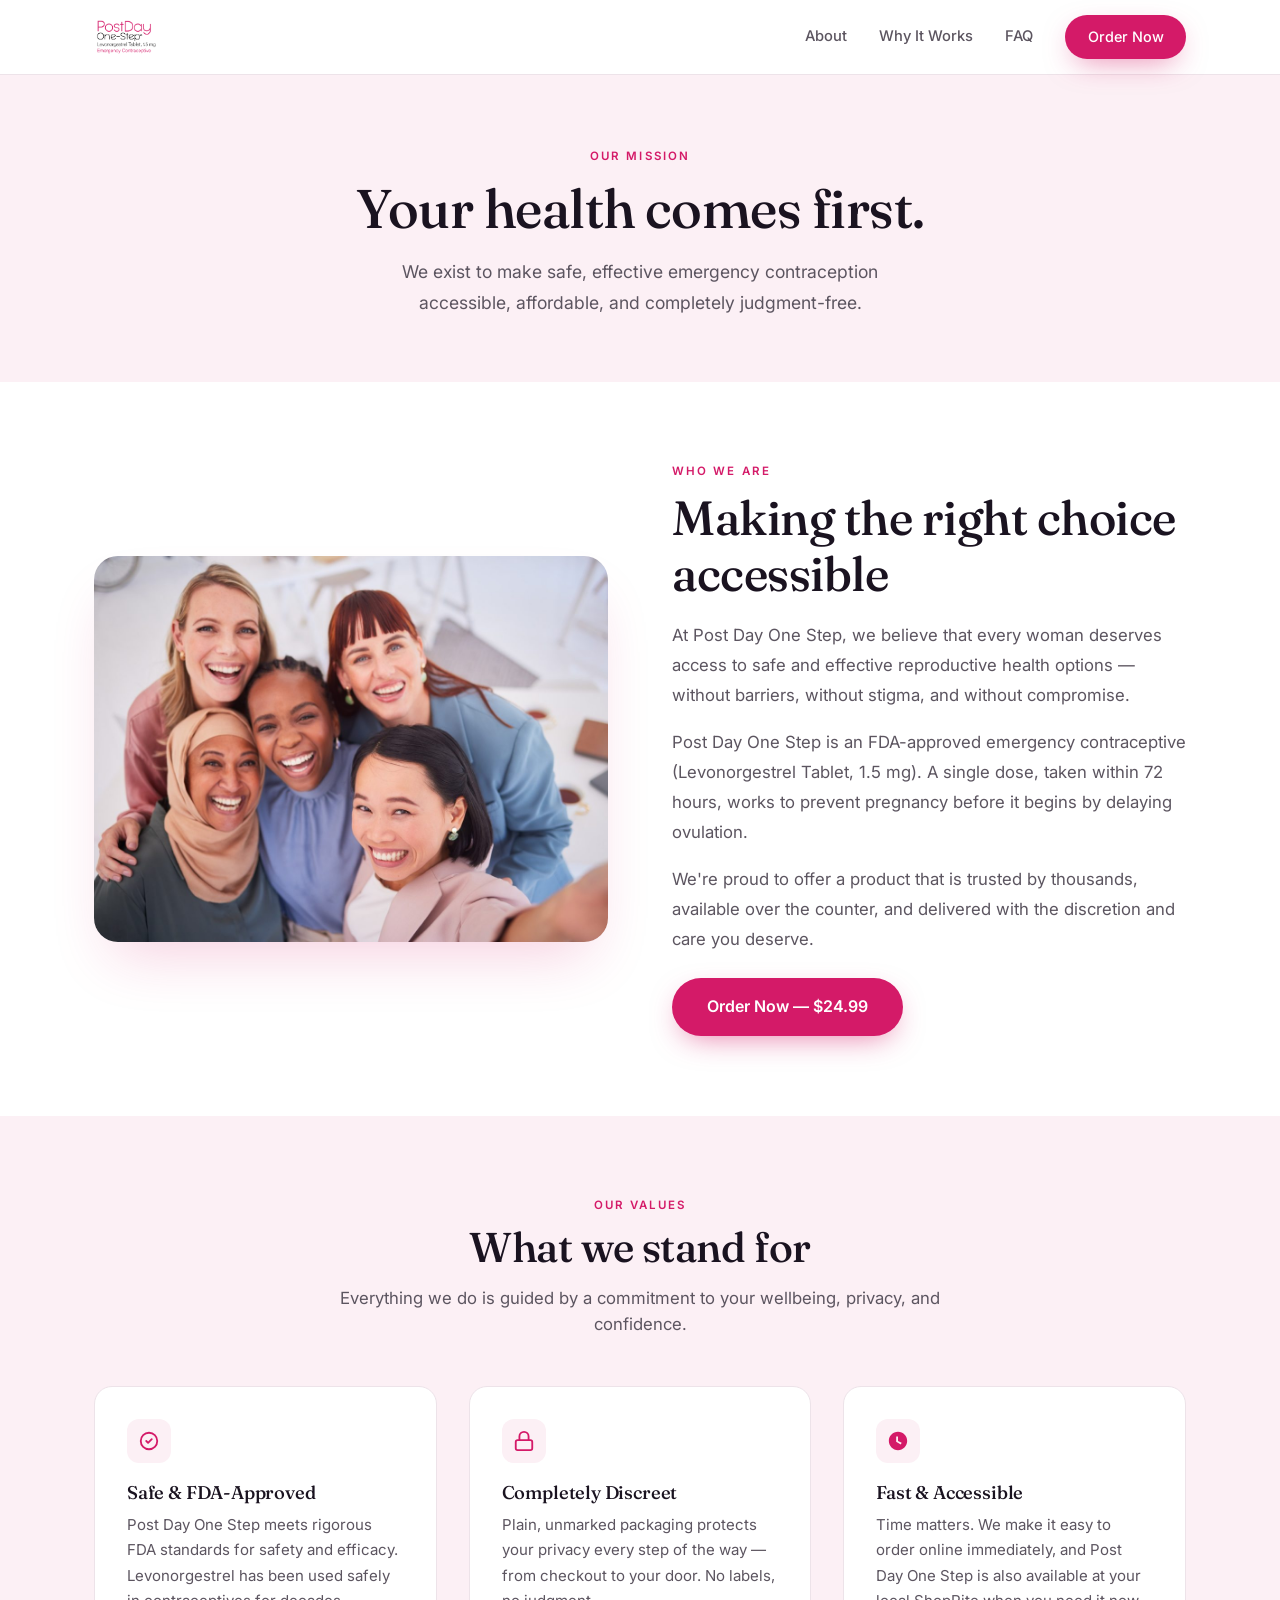
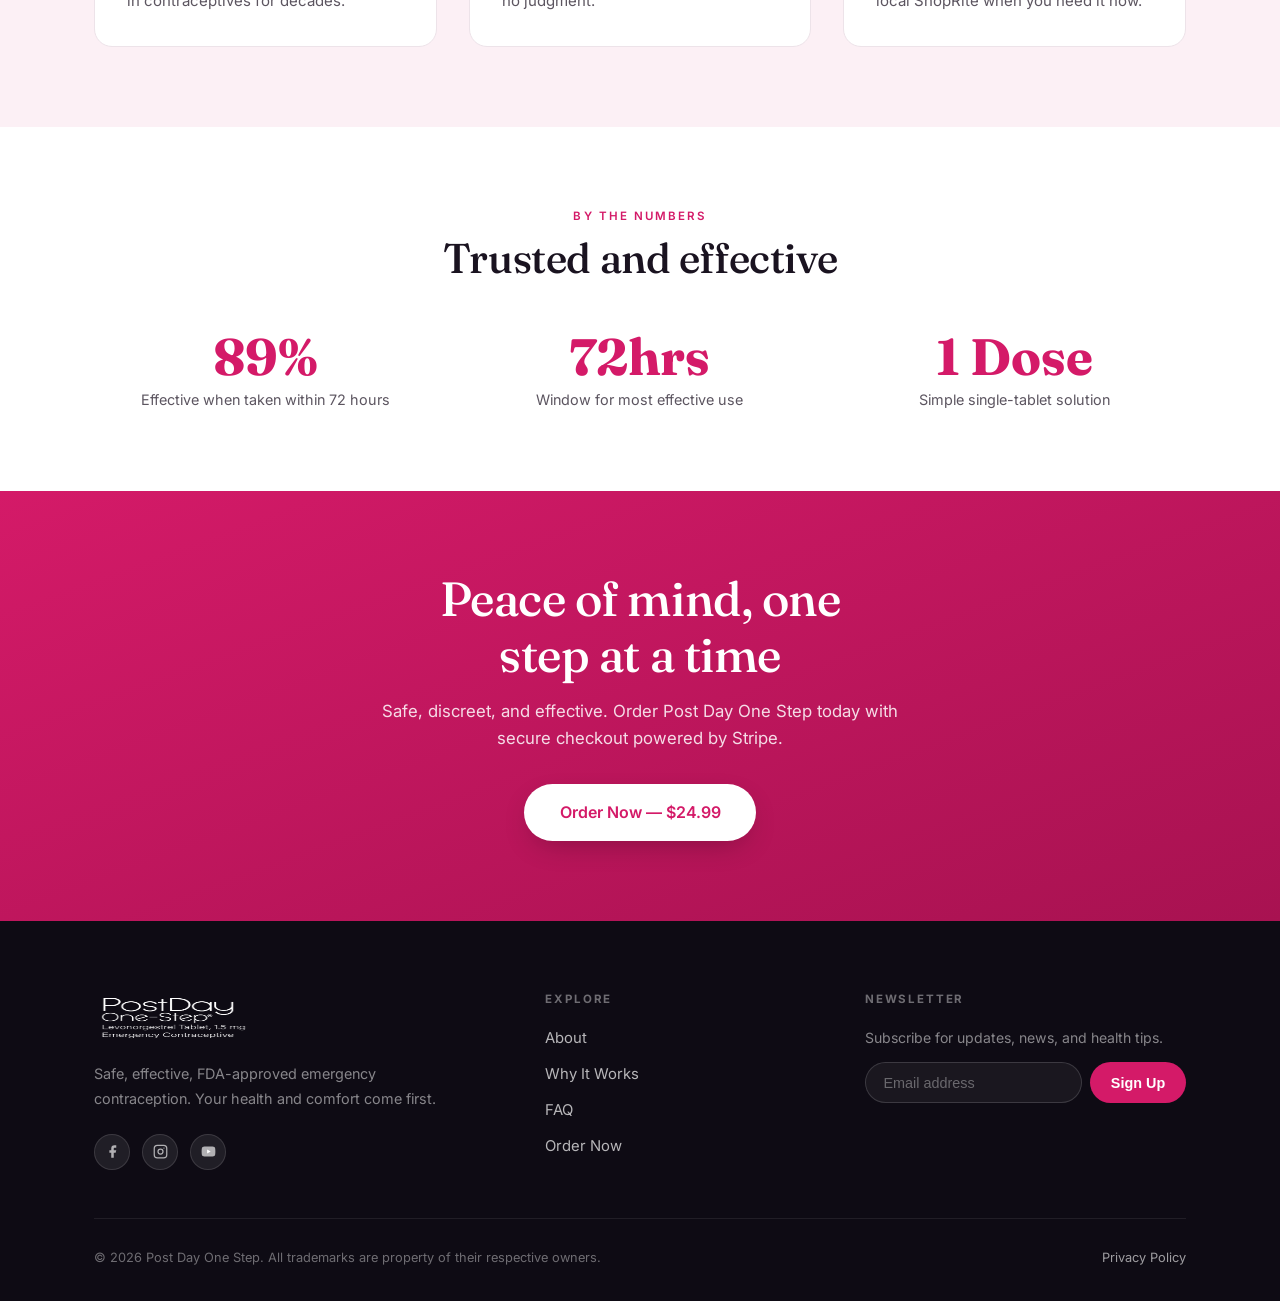
<file: about/index.html>
<!DOCTYPE html>
<html lang="en">
<head>
<meta charset="UTF-8">
<meta name="viewport" content="width=device-width, initial-scale=1">
<title>About – Post Day One Step</title>
<meta name="description" content="Learn about Post Day One Step — our mission to provide safe, accessible, and discreet emergency contraception to women who need it.">
<link rel="canonical" href="https://www.postdayonestep.com/about/">
<link rel="icon" href="../assets/HalfLogo.png">
<link rel="preconnect" href="https://fonts.googleapis.com">
<link rel="preconnect" href="https://fonts.gstatic.com" crossorigin>
<link href="https://fonts.googleapis.com/css2?family=Fraunces:ital,opsz,wght@0,9..144,400;0,9..144,500;0,9..144,600;1,9..144,400;1,9..144,500&family=Inter:wght@400;500;600;700&display=swap" rel="stylesheet">
<!-- ADA COMPLIANCE — UserWay Widget
     Sign up at app.userway.org → get your Account ID → replace below -->
<script>(function(d){var s=d.createElement('script');s.setAttribute('data-account','REPLACE_WITH_USERWAY_ACCOUNT_ID');s.setAttribute('src','https://cdn.userway.org/widget.js');(d.body||d.head).appendChild(s)})(document)</script>

<!-- CONSENT MANAGEMENT — CookieYes (GDPR/CCPA)
     Sign up at app.cookieyes.com → Add Website → copy your script snippet → replace src below -->
<script id="cookieyes" type="text/javascript" src="https://cdn-cookieyes.com/client_data/REPLACE_WITH_COOKIEYES_SITE_ID/script.js"></script>
<link rel="stylesheet" href="../assets/site.css">
<style>
.about-mission{display:grid;grid-template-columns:1fr 1fr;gap:4rem;align-items:center;padding:5rem 0}
.about-mission img{border-radius:24px;box-shadow:0 30px 60px -20px rgba(212,26,104,.22);aspect-ratio:4/3;object-fit:cover;width:100%}
.about-mission h2{font-size:clamp(2rem,4vw,3rem);margin:.6rem 0 1.2rem}
.about-mission p{color:var(--ink-soft);font-size:1.05rem;line-height:1.8;margin-bottom:1rem}
.values{background:var(--blush);padding:5rem 0}
.values-grid{display:grid;grid-template-columns:repeat(3,1fr);gap:2rem;margin-top:3rem}
.value-card{background:#fff;border-radius:var(--radius);padding:2rem;border:1px solid var(--line)}
.value-card .icon{width:44px;height:44px;background:var(--blush);border-radius:12px;display:grid;place-items:center;margin-bottom:1.2rem;color:var(--magenta)}
.value-card h3{font-size:1.15rem;margin-bottom:.5rem}
.value-card p{color:var(--ink-soft);font-size:.94rem;line-height:1.7}
.about-stats{padding:5rem 0;text-align:center}
.stats-row{display:grid;grid-template-columns:repeat(3,1fr);gap:2rem;margin-top:3rem}
.stat b{font-family:'Fraunces';font-size:3.2rem;color:var(--magenta);display:block;line-height:1}
.stat span{font-size:.9rem;color:var(--ink-soft);margin-top:.4rem;display:block}
.section-head{max-width:38rem;margin:0 auto;text-align:center;margin-bottom:3rem}
.section-head h2{font-size:clamp(1.8rem,3.5vw,2.6rem);margin:.6rem 0 .8rem}
.section-head p{color:var(--ink-soft);font-size:1.05rem}
.cta-banner{text-align:center;padding:5rem 0;background:linear-gradient(160deg,var(--magenta) 0%,var(--magenta-dark) 100%);color:#fff}
.cta-banner h2{color:#fff;font-size:clamp(2rem,4vw,3rem);max-width:30rem;margin:0 auto 1rem}
.cta-banner p{color:rgba(255,255,255,.85);max-width:34rem;margin:0 auto 2rem;font-size:1.05rem}
.btn-white{background:#fff;color:var(--magenta);box-shadow:0 10px 30px -10px rgba(0,0,0,.3)}
.btn-white:hover{background:#fff;color:var(--magenta-dark);transform:translateY(-2px)}
@media(max-width:860px){
  .about-mission{grid-template-columns:1fr;gap:2.5rem;padding:3rem 0}
  .values-grid,.stats-row{grid-template-columns:1fr}
}
</style>
</head>
<body>
<a class="skip-link" href="#main">Skip to main content</a>


<header>
  <div class="wrap nav">
    <a href="/" class="nav-logo" aria-label="Post Day One Step Home"><img src="../assets/FullLogo.png" alt="Post Day One Step" width="160" height="40"></a>
    <nav class="nav-links" id="navLinks" aria-label="Main navigation">
      <a href="/about/">About</a>
      <a href="/#choice">Why It Works</a>
      <a href="/faq/">FAQ</a>
      <a href="/#buy" class="btn">Order Now</a>
    </nav>
    <button class="nav-toggle" id="navToggle" aria-label="Open menu" aria-expanded="false" aria-controls="navLinks">
      <span></span><span></span><span></span>
    </button>
  </div>
</header>

<main id="main">
  <div class="page-hero">
    <div class="wrap">
      <span class="eyebrow">Our Mission</span>
      <h1>Your health comes first.</h1>
      <p>We exist to make safe, effective emergency contraception accessible, affordable, and completely judgment-free.</p>
    </div>
  </div>

  <div class="wrap">
    <div class="about-mission">
      <img loading="lazy" src="../assets/office-selfie.jpg" alt="Women smiling together">
      <div>
        <span class="eyebrow">Who We Are</span>
        <h2>Making the right choice accessible</h2>
        <p>At Post Day One Step, we believe that every woman deserves access to safe and effective reproductive health options — without barriers, without stigma, and without compromise.</p>
        <p>Post Day One Step is an FDA-approved emergency contraceptive (Levonorgestrel Tablet, 1.5 mg). A single dose, taken within 72 hours, works to prevent pregnancy before it begins by delaying ovulation.</p>
        <p>We're proud to offer a product that is trusted by thousands, available over the counter, and delivered with the discretion and care you deserve.</p>
        <a href="/#buy" class="btn" style="margin-top:.5rem">Order Now — $24.99</a>
      </div>
    </div>
  </div>

  <div class="values">
    <div class="wrap">
      <div class="section-head">
        <span class="eyebrow">Our Values</span>
        <h2>What we stand for</h2>
        <p>Everything we do is guided by a commitment to your wellbeing, privacy, and confidence.</p>
      </div>
      <div class="values-grid">
        <div class="value-card">
          <div class="icon">
            <svg width="22" height="22" viewBox="0 0 24 24" fill="none"><path d="M9 12l2 2 4-4M21 12c0 4.97-4.03 9-9 9S3 16.97 3 12 7.03 3 12 3s9 4.03 9 9z" stroke="currentColor" stroke-width="2" stroke-linecap="round" stroke-linejoin="round"/></svg>
          </div>
          <h3>Safe &amp; FDA-Approved</h3>
          <p>Post Day One Step meets rigorous FDA standards for safety and efficacy. Levonorgestrel has been used safely in contraceptives for decades.</p>
        </div>
        <div class="value-card">
          <div class="icon">
            <svg width="22" height="22" viewBox="0 0 24 24" fill="none"><rect x="3" y="11" width="18" height="11" rx="2" stroke="currentColor" stroke-width="2"/><path d="M7 11V7a5 5 0 0110 0v4" stroke="currentColor" stroke-width="2" stroke-linecap="round"/></svg>
          </div>
          <h3>Completely Discreet</h3>
          <p>Plain, unmarked packaging protects your privacy every step of the way — from checkout to your door. No labels, no judgment.</p>
        </div>
        <div class="value-card">
          <div class="icon">
            <svg width="22" height="22" viewBox="0 0 24 24" fill="none"><path d="M12 2C6.48 2 2 6.48 2 12s4.48 10 10 10 10-4.48 10-10S17.52 2 12 2zm0 5v5l4 2-1 1.73-5-2.92V7h2z" fill="currentColor"/></svg>
          </div>
          <h3>Fast &amp; Accessible</h3>
          <p>Time matters. We make it easy to order online immediately, and Post Day One Step is also available at your local ShopRite when you need it now.</p>
        </div>
      </div>
    </div>
  </div>

  <div class="about-stats">
    <div class="wrap">
      <div class="section-head">
        <span class="eyebrow">By the Numbers</span>
        <h2>Trusted and effective</h2>
      </div>
      <div class="stats-row">
        <div class="stat"><b>89%</b><span>Effective when taken within 72 hours</span></div>
        <div class="stat"><b>72hrs</b><span>Window for most effective use</span></div>
        <div class="stat"><b>1 Dose</b><span>Simple single-tablet solution</span></div>
      </div>
    </div>
  </div>

  <div class="cta-banner">
    <div class="wrap">
      <h2>Peace of mind, one step at a time</h2>
      <p>Safe, discreet, and effective. Order Post Day One Step today with secure checkout powered by Stripe.</p>
      <a href="/#buy" class="btn btn-white">Order Now — $24.99</a>
    </div>
  </div>
</main>

<footer role="contentinfo">
  <div class="wrap">
    <div class="foot-grid">
      <div class="foot-brand">
        <img src="../assets/FullLogo.png" alt="Post Day One Step" width="160" height="50" loading="lazy">
        <p>Safe, effective, FDA-approved emergency contraception. Your health and comfort come first.</p>
        <div class="foot-socials">
          <a href="#" class="foot-social" aria-label="Follow us on Facebook">
            <svg width="15" height="15" viewBox="0 0 24 24" fill="currentColor" aria-hidden="true"><path d="M18 2h-3a5 5 0 00-5 5v3H7v4h3v8h4v-8h3l1-4h-4V7a1 1 0 011-1h3z"/></svg>
          </a>
          <a href="#" class="foot-social" aria-label="Follow us on Instagram">
            <svg width="15" height="15" viewBox="0 0 24 24" fill="none" stroke="currentColor" stroke-width="2" aria-hidden="true"><rect x="2" y="2" width="20" height="20" rx="5"/><circle cx="12" cy="12" r="4"/><circle cx="17.5" cy="6.5" r="1" fill="currentColor" stroke="none"/></svg>
          </a>
          <a href="#" class="foot-social" aria-label="Follow us on YouTube">
            <svg width="15" height="15" viewBox="0 0 24 24" fill="currentColor" aria-hidden="true"><path d="M22.54 6.42a2.78 2.78 0 00-1.95-1.96C18.88 4 12 4 12 4s-6.88 0-8.59.46A2.78 2.78 0 001.46 6.42 29 29 0 001 12a29 29 0 00.46 5.58 2.78 2.78 0 001.95 1.96C5.12 20 12 20 12 20s6.88 0 8.59-.46a2.78 2.78 0 001.95-1.96A29 29 0 0023 12a29 29 0 00-.46-5.58z"/><polygon points="9.75,15.02 15.5,12 9.75,8.98 9.75,15.02" fill="white"/></svg>
          </a>
        </div>
      </div>
      <div class="foot-col">
        <h4>Explore</h4>
        <a href="/about/">About</a>
        <a href="/#choice">Why It Works</a>
        <a href="/faq/">FAQ</a>
        <a href="/#buy">Order Now</a>
      </div>
      <div class="foot-col">
        <h4>Newsletter</h4>
        <p style="color:rgba(255,255,255,.5);font-size:.88rem;margin-bottom:.8rem;line-height:1.6">Subscribe for updates, news, and health tips.</p>
        <form class="newsletter" aria-label="Newsletter signup">
          <input type="email" placeholder="Email address" aria-label="Email address" required>
          <button type="submit">Sign Up</button>
        </form>
        <p class="newsletter-msg" role="status" aria-live="polite"></p>
      </div>
    </div>
    <div class="foot-bottom">
      <span>&#169; <span id="yr"></span> Post Day One Step. All trademarks are property of their respective owners.</span>
      <span class="foot-bottom-links">
        <a href="/privacy-policy/">Privacy Policy</a>
      </span>
    </div>
  </div>
</footer>

<script src="../assets/nav.js"></script>
</body>
</html>
</file>
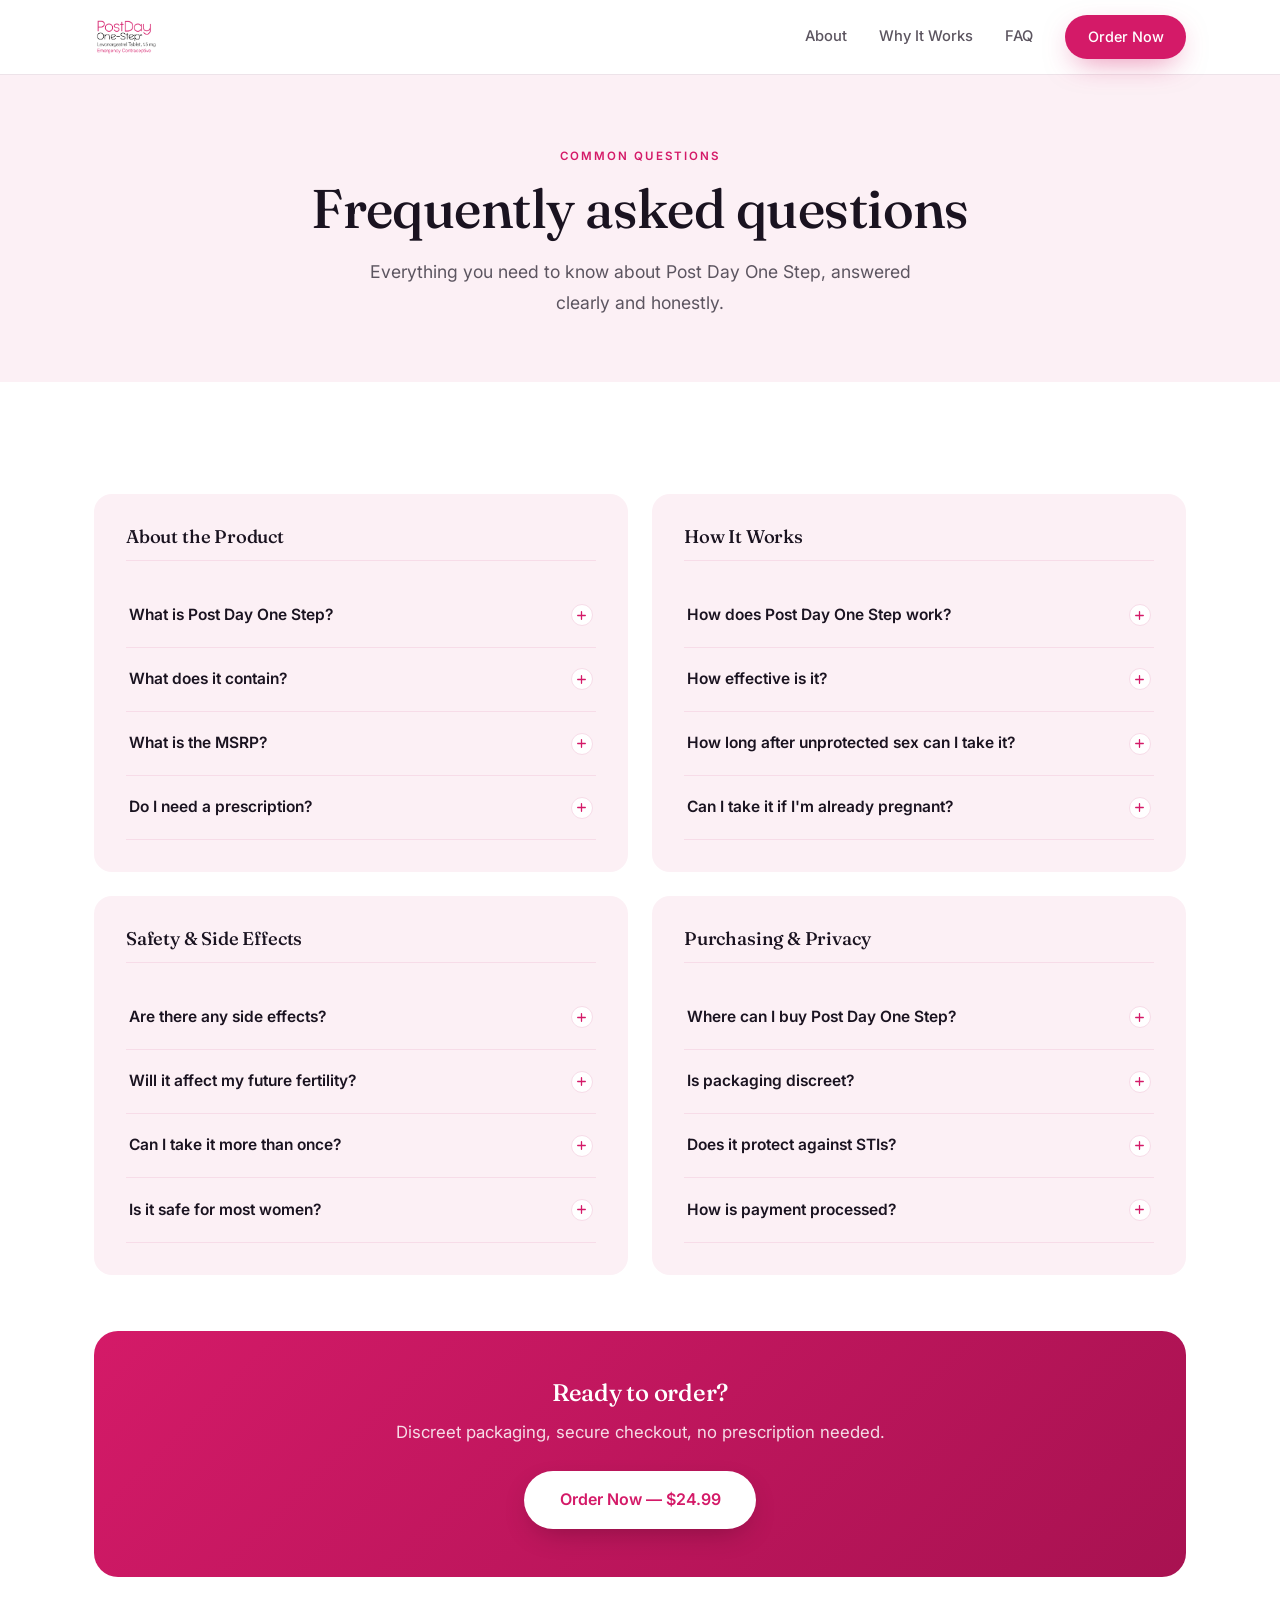
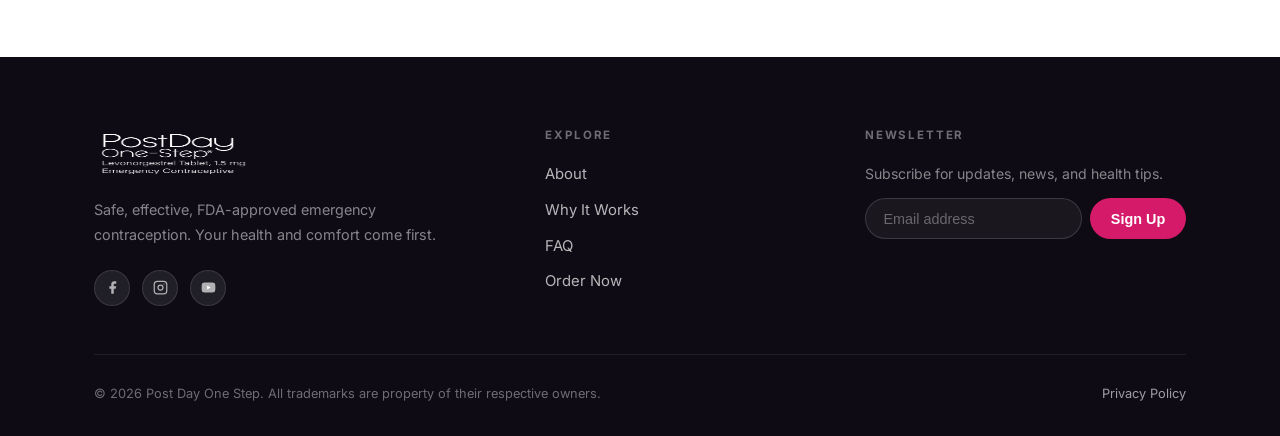
<file: faq/index.html>
<!DOCTYPE html>
<html lang="en">
<head>
<meta charset="UTF-8">
<meta name="viewport" content="width=device-width, initial-scale=1">
<title>FAQ – Post Day One Step</title>
<meta name="description" content="Frequently asked questions about Post Day One Step emergency contraceptive — effectiveness, side effects, safety, and how to use it.">
<link rel="canonical" href="https://www.postdayonestep.com/faq/">
<link rel="icon" href="../assets/HalfLogo.png">
<link rel="preconnect" href="https://fonts.googleapis.com">
<link rel="preconnect" href="https://fonts.gstatic.com" crossorigin>
<link href="https://fonts.googleapis.com/css2?family=Fraunces:ital,opsz,wght@0,9..144,400;0,9..144,500;0,9..144,600;1,9..144,400;1,9..144,500&family=Inter:wght@400;500;600;700&display=swap" rel="stylesheet">
<!-- ADA COMPLIANCE — UserWay Widget
     Sign up at app.userway.org → get your Account ID → replace below -->
<script>(function(d){var s=d.createElement('script');s.setAttribute('data-account','REPLACE_WITH_USERWAY_ACCOUNT_ID');s.setAttribute('src','https://cdn.userway.org/widget.js');(d.body||d.head).appendChild(s)})(document)</script>

<!-- CONSENT MANAGEMENT — CookieYes (GDPR/CCPA)
     Sign up at app.cookieyes.com → Add Website → copy your script snippet → replace src below -->
<script id="cookieyes" type="text/javascript" src="https://cdn-cookieyes.com/client_data/REPLACE_WITH_COOKIEYES_SITE_ID/script.js"></script>
<link rel="stylesheet" href="../assets/site.css">
<style>
.faq-grid{display:grid;grid-template-columns:1fr 1fr;gap:1.5rem;margin-top:3rem}
.faq-cat{background:var(--blush);border-radius:var(--radius);padding:2rem}
.faq-cat h3{font-size:1.15rem;margin-bottom:1.4rem;padding-bottom:.8rem;border-bottom:1.5px solid var(--blush-deep)}
details{border-bottom:1px solid var(--blush-deep);padding:.2rem 0}
summary{cursor:pointer;list-style:none;padding:1rem .2rem;font-weight:600;font-size:.97rem;display:flex;justify-content:space-between;align-items:center;gap:1rem;transition:color .2s}
summary:hover{color:var(--magenta)}
summary::-webkit-details-marker{display:none}
summary .ico{flex-shrink:0;width:22px;height:22px;border-radius:50%;border:1.5px solid var(--blush-deep);display:grid;place-items:center;color:var(--magenta);transition:transform .25s,background .2s;background:#fff}
details[open] summary .ico{transform:rotate(45deg);background:var(--blush-deep)}
details p{padding:0 .2rem 1.1rem;color:var(--ink-soft);font-size:.94rem;line-height:1.7}
.cta-row{text-align:center;margin-top:3.5rem;padding:3rem;background:linear-gradient(135deg,var(--magenta) 0%,var(--magenta-dark) 100%);border-radius:24px;color:#fff}
.cta-row h2{color:#fff;margin-bottom:.8rem}
.cta-row p{color:rgba(255,255,255,.85);margin-bottom:1.6rem;font-size:1.05rem}
.btn-white{background:#fff;color:var(--magenta);box-shadow:0 10px 30px -10px rgba(0,0,0,.3)}
.btn-white:hover{background:#fff;color:var(--magenta-dark);transform:translateY(-2px)}
@media(max-width:740px){.faq-grid{grid-template-columns:1fr}}
</style>
</head>
<body>
<a class="skip-link" href="#main">Skip to main content</a>


<header>
  <div class="wrap nav">
    <a href="/" class="nav-logo" aria-label="Post Day One Step Home"><img src="../assets/FullLogo.png" alt="Post Day One Step" width="160" height="40"></a>
    <nav class="nav-links" id="navLinks" aria-label="Main navigation">
      <a href="/about/">About</a>
      <a href="/#choice">Why It Works</a>
      <a href="/faq/">FAQ</a>
      <a href="/#buy" class="btn">Order Now</a>
    </nav>
    <button class="nav-toggle" id="navToggle" aria-label="Open menu" aria-expanded="false" aria-controls="navLinks">
      <span></span><span></span><span></span>
    </button>
  </div>
</header>

<main id="main">
  <div class="page-hero">
    <div class="wrap">
      <span class="eyebrow">Common Questions</span>
      <h1>Frequently asked questions</h1>
      <p>Everything you need to know about Post Day One Step, answered clearly and honestly.</p>
    </div>
  </div>

  <div class="content">
    <div class="wrap">
      <div class="faq-grid">

        <div class="faq-cat">
          <h3>About the Product</h3>
          <details>
            <summary>What is Post Day One Step? <span class="ico">{P}</span></summary>
            <p>Post Day One Step is an FDA-approved emergency contraceptive pill designed to prevent pregnancy after unprotected sex or contraceptive failure. It works best when taken within 72 hours of intercourse.</p>
          </details>
          <details>
            <summary>What does it contain? <span class="ico">{P}</span></summary>
            <p>Post Day One Step contains Levonorgestrel 1.5 mg, a progestin hormone that has been used in contraceptives for decades. It is available over the counter without a prescription.</p>
          </details>
          <details>
            <summary>What is the MSRP? <span class="ico">{P}</span></summary>
            <p>The Manufacturer's Suggested Retail Price (MSRP) for Post Day One Step is $24.99. Prices may vary slightly depending on the retailer or if purchasing online with added shipping options.</p>
          </details>
          <details>
            <summary>Do I need a prescription? <span class="ico">{P}</span></summary>
            <p>No. Post Day One Step is available over the counter without a prescription at most pharmacies and can also be purchased online directly from our site.</p>
          </details>
        </div>

        <div class="faq-cat">
          <h3>How It Works</h3>
          <details>
            <summary>How does Post Day One Step work? <span class="ico">{P}</span></summary>
            <p>Post Day One Step works by delaying ovulation, preventing the release of an egg from the ovaries, which reduces the chances of pregnancy. It does not terminate an existing pregnancy.</p>
          </details>
          <details>
            <summary>How effective is it? <span class="ico">{P}</span></summary>
            <p>When taken within 72 hours, Post Day One Step is up to 89% effective in preventing pregnancy. The sooner you take it, the more effective it is.</p>
          </details>
          <details>
            <summary>How long after unprotected sex can I take it? <span class="ico">{P}</span></summary>
            <p>Post Day One Step is most effective when taken within 72 hours (3 days) of unprotected sex, but it can be taken up to 5 days in some cases, though efficacy decreases over time.</p>
          </details>
          <details>
            <summary>Can I take it if I'm already pregnant? <span class="ico">{P}</span></summary>
            <p>No. Post Day One Step will not terminate an existing pregnancy. It works by preventing pregnancy before it starts.</p>
          </details>
        </div>

        <div class="faq-cat">
          <h3>Safety & Side Effects</h3>
          <details>
            <summary>Are there any side effects? <span class="ico">{P}</span></summary>
            <p>Some users may experience mild side effects such as nausea, fatigue, dizziness, or headaches. These typically go away within 24 hours. If symptoms persist, consult a healthcare provider.</p>
          </details>
          <details>
            <summary>Will it affect my future fertility? <span class="ico">{P}</span></summary>
            <p>No. Taking Post Day One Step will not affect your future fertility or ability to conceive.</p>
          </details>
          <details>
            <summary>Can I take it more than once? <span class="ico">{P}</span></summary>
            <p>Yes, Post Day One Step can be used more than once. However, it is not intended for regular use as a primary form of contraception. If you need ongoing contraception, speak with your healthcare provider about options.</p>
          </details>
          <details>
            <summary>Is it safe for most women? <span class="ico">{P}</span></summary>
            <p>Post Day One Step is safe for most women. However, if you have a history of liver disease, unexplained vaginal bleeding, or are taking certain medications, consult your healthcare provider before use.</p>
          </details>
        </div>

        <div class="faq-cat">
          <h3>Purchasing & Privacy</h3>
          <details>
            <summary>Where can I buy Post Day One Step? <span class="ico">{P}</span></summary>
            <p>Post Day One Step is available online at postdayonestep.com and at your local ShopRite. Check with your pharmacy for local availability.</p>
          </details>
          <details>
            <summary>Is packaging discreet? <span class="ico">{P}</span></summary>
            <p>Yes. Online orders are shipped in plain, unmarked packaging with no indication of the contents on the outside of the box. Your privacy is our priority.</p>
          </details>
          <details>
            <summary>Does it protect against STIs? <span class="ico">{P}</span></summary>
            <p>No. Post Day One Step does not protect against sexually transmitted infections. It's important to use condoms to reduce the risk of STIs.</p>
          </details>
          <details>
            <summary>How is payment processed? <span class="ico">{P}</span></summary>
            <p>All online orders are processed securely through Stripe, a PCI-compliant payment platform. We do not store your card details on our servers. Your transaction is encrypted and private.</p>
          </details>
        </div>

      </div>

      <div class="cta-row">
        <h2>Ready to order?</h2>
        <p>Discreet packaging, secure checkout, no prescription needed.</p>
        <a href="/#buy" class="btn btn-white">Order Now — $24.99</a>
      </div>

    </div>
  </div>
</main>

<footer role="contentinfo">
  <div class="wrap">
    <div class="foot-grid">
      <div class="foot-brand">
        <img src="../assets/FullLogo.png" alt="Post Day One Step" width="160" height="50" loading="lazy">
        <p>Safe, effective, FDA-approved emergency contraception. Your health and comfort come first.</p>
        <div class="foot-socials">
          <a href="#" class="foot-social" aria-label="Follow us on Facebook">
            <svg width="15" height="15" viewBox="0 0 24 24" fill="currentColor" aria-hidden="true"><path d="M18 2h-3a5 5 0 00-5 5v3H7v4h3v8h4v-8h3l1-4h-4V7a1 1 0 011-1h3z"/></svg>
          </a>
          <a href="#" class="foot-social" aria-label="Follow us on Instagram">
            <svg width="15" height="15" viewBox="0 0 24 24" fill="none" stroke="currentColor" stroke-width="2" aria-hidden="true"><rect x="2" y="2" width="20" height="20" rx="5"/><circle cx="12" cy="12" r="4"/><circle cx="17.5" cy="6.5" r="1" fill="currentColor" stroke="none"/></svg>
          </a>
          <a href="#" class="foot-social" aria-label="Follow us on YouTube">
            <svg width="15" height="15" viewBox="0 0 24 24" fill="currentColor" aria-hidden="true"><path d="M22.54 6.42a2.78 2.78 0 00-1.95-1.96C18.88 4 12 4 12 4s-6.88 0-8.59.46A2.78 2.78 0 001.46 6.42 29 29 0 001 12a29 29 0 00.46 5.58 2.78 2.78 0 001.95 1.96C5.12 20 12 20 12 20s6.88 0 8.59-.46a2.78 2.78 0 001.95-1.96A29 29 0 0023 12a29 29 0 00-.46-5.58z"/><polygon points="9.75,15.02 15.5,12 9.75,8.98 9.75,15.02" fill="white"/></svg>
          </a>
        </div>
      </div>
      <div class="foot-col">
        <h4>Explore</h4>
        <a href="/about/">About</a>
        <a href="/#choice">Why It Works</a>
        <a href="/faq/">FAQ</a>
        <a href="/#buy">Order Now</a>
      </div>
      <div class="foot-col">
        <h4>Newsletter</h4>
        <p style="color:rgba(255,255,255,.5);font-size:.88rem;margin-bottom:.8rem;line-height:1.6">Subscribe for updates, news, and health tips.</p>
        <form class="newsletter" aria-label="Newsletter signup">
          <input type="email" placeholder="Email address" aria-label="Email address" required>
          <button type="submit">Sign Up</button>
        </form>
        <p class="newsletter-msg" role="status" aria-live="polite"></p>
      </div>
    </div>
    <div class="foot-bottom">
      <span>&#169; <span id="yr"></span> Post Day One Step. All trademarks are property of their respective owners.</span>
      <span class="foot-bottom-links">
        <a href="/privacy-policy/">Privacy Policy</a>
      </span>
    </div>
  </div>
</footer>

<script src="../assets/nav.js"></script>
<script>
const plus='<svg width="13" height="13" viewBox="0 0 24 24" fill="none"><path d="M12 5v14M5 12h14" stroke="currentColor" stroke-width="2.4" stroke-linecap="round"/></svg>';
document.body.innerHTML=document.body.innerHTML.replace(/\{P\}/g,plus);
</script>
</body>
</html>
</file>
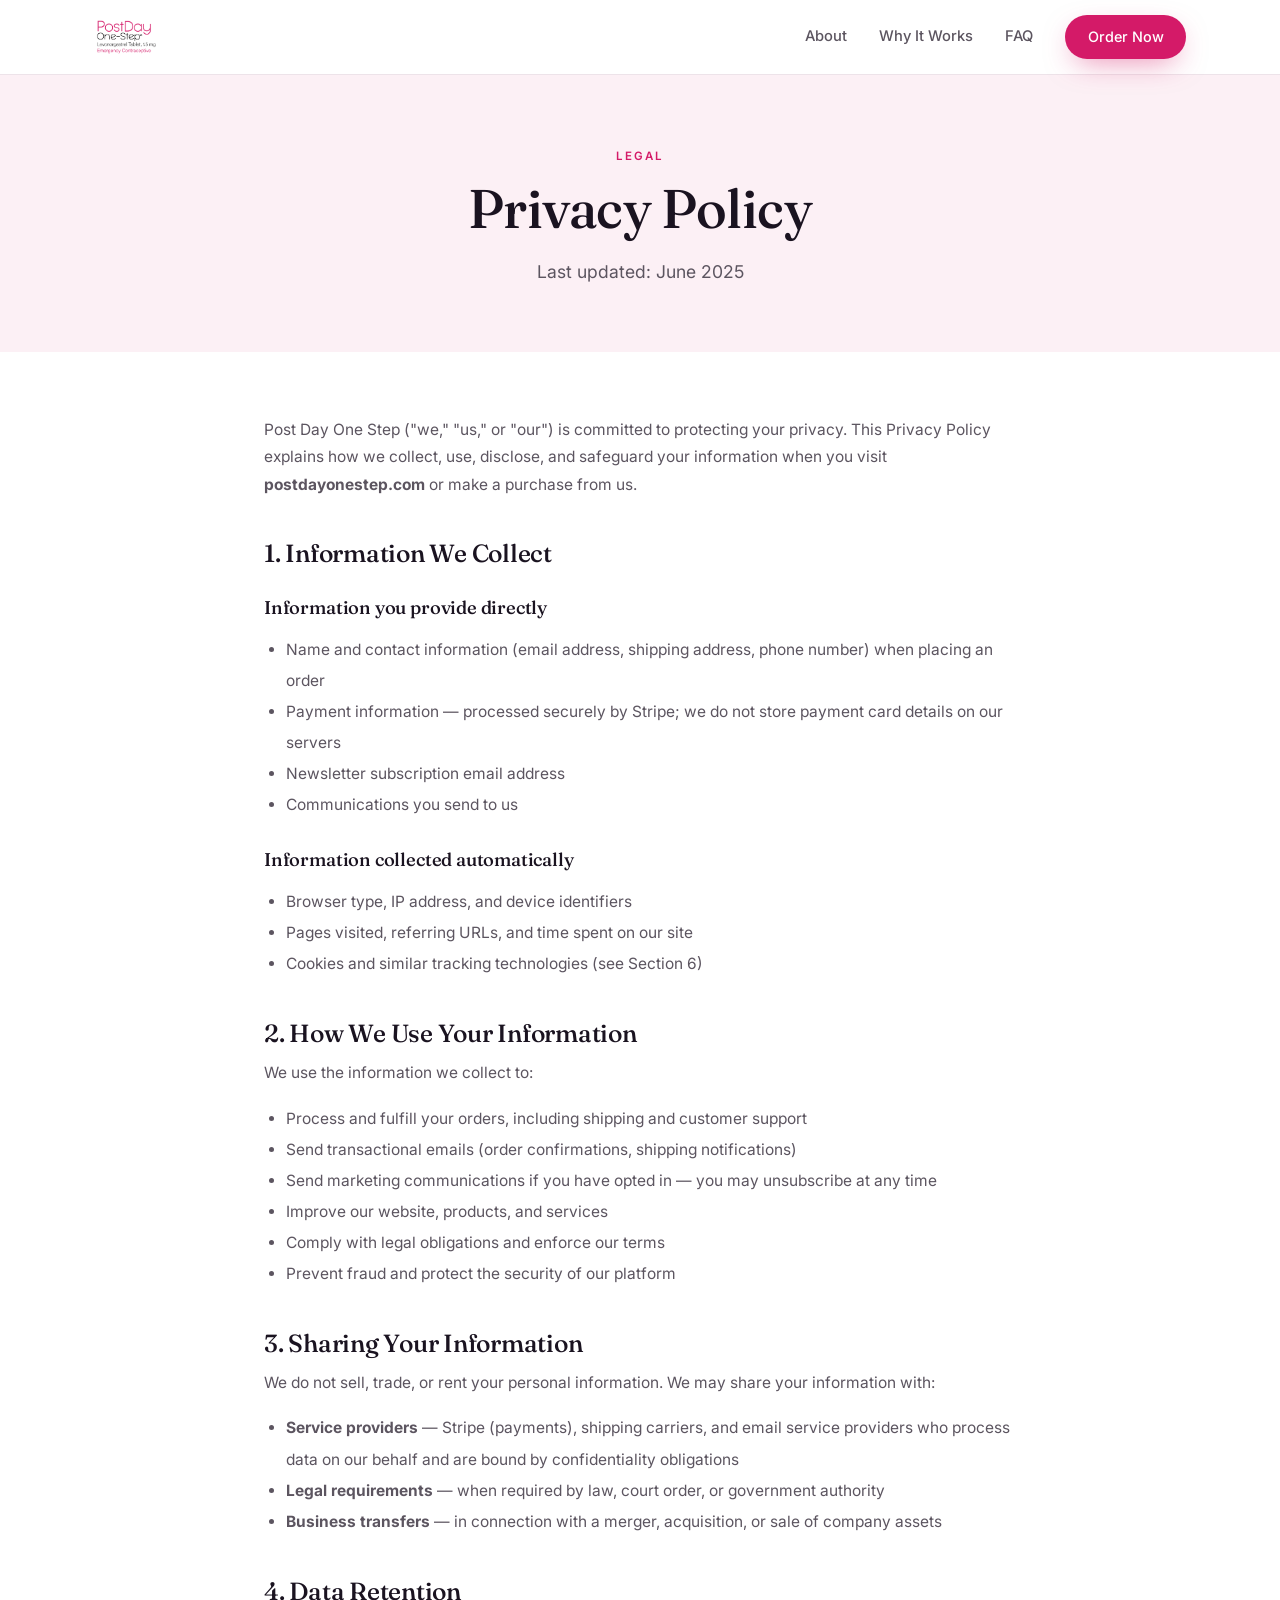
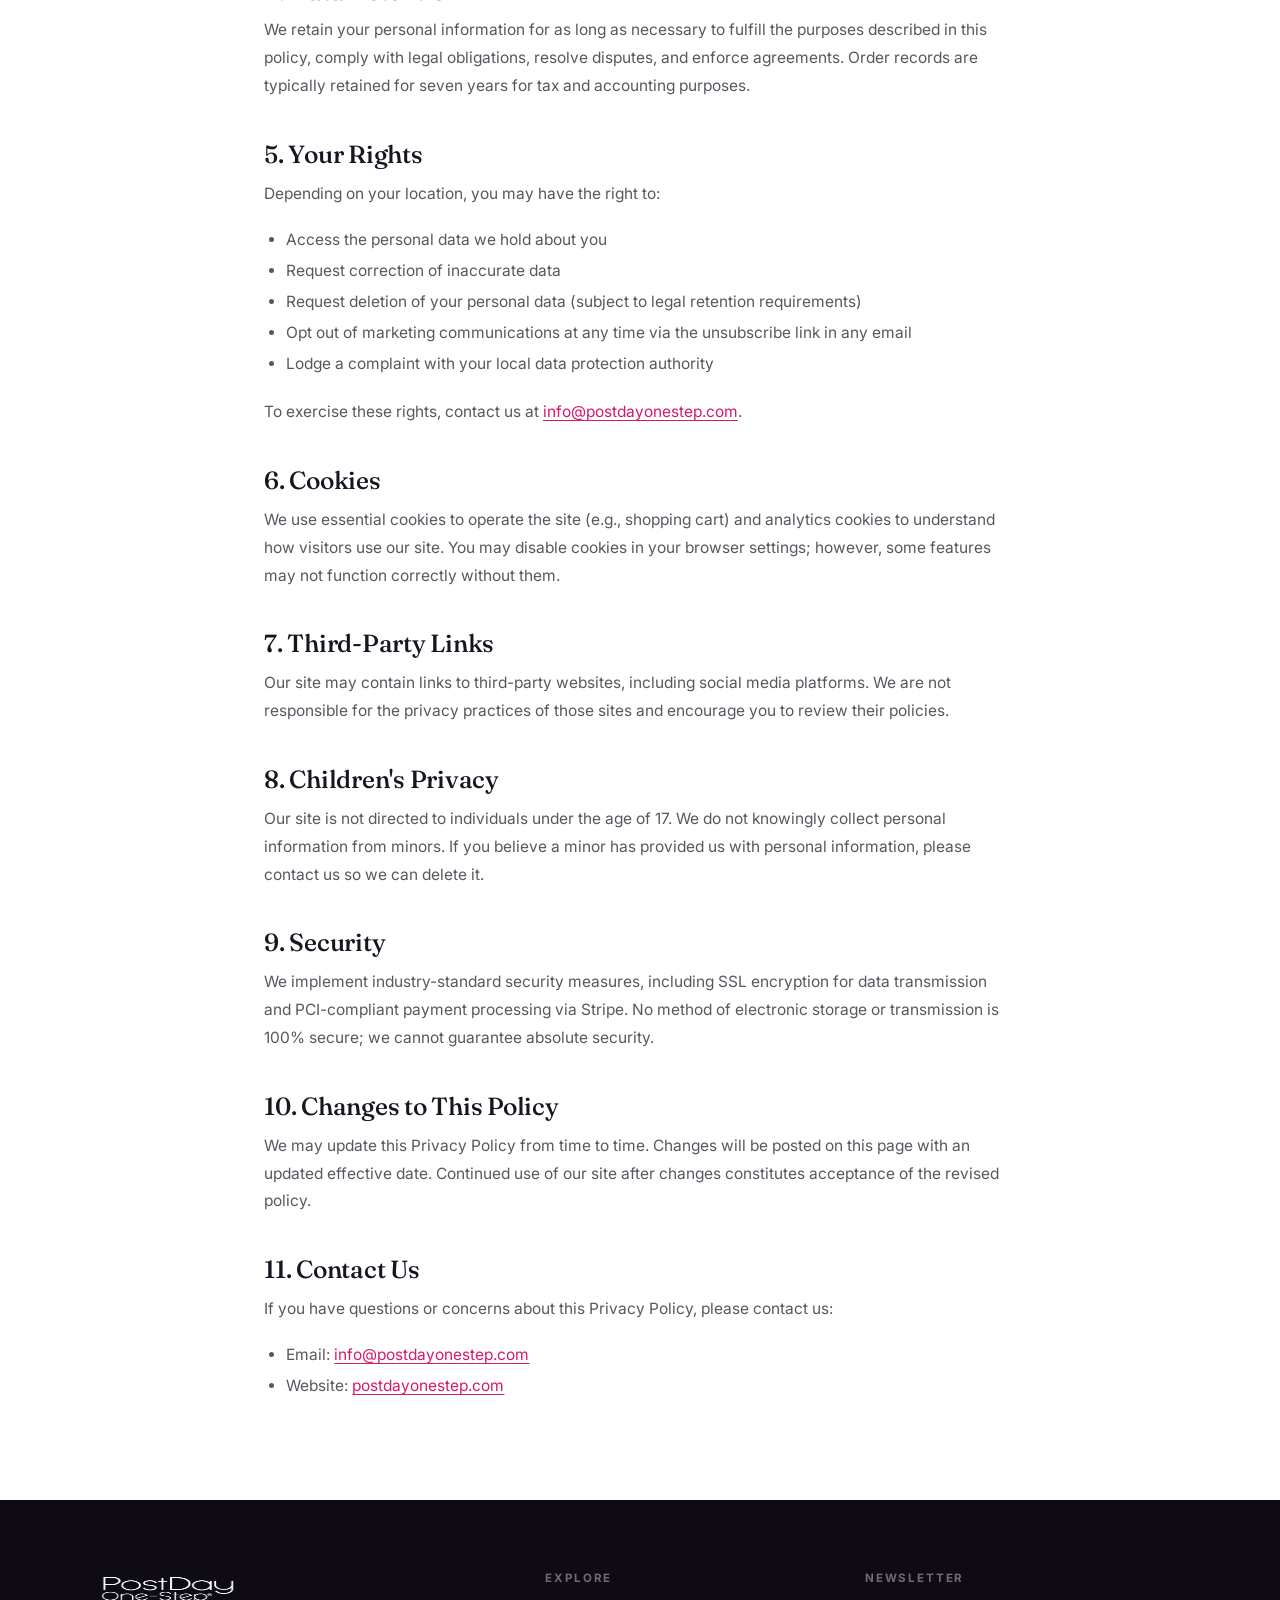
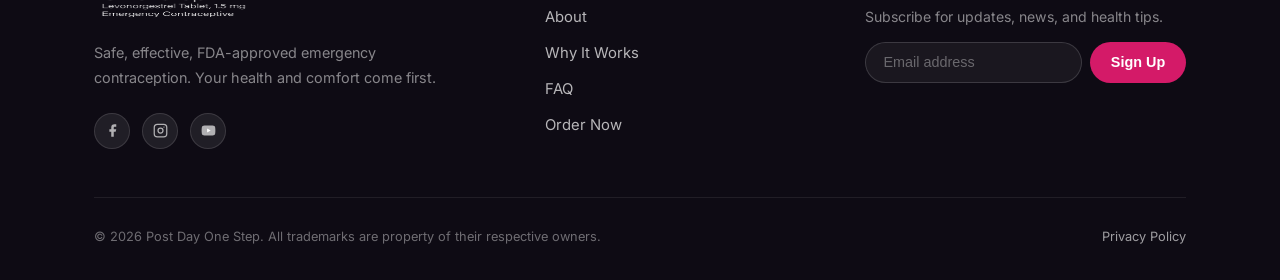
<file: privacy-policy/index.html>
<!DOCTYPE html>
<html lang="en">
<head>
<meta charset="UTF-8">
<meta name="viewport" content="width=device-width, initial-scale=1">
<title>Privacy Policy – Post Day One Step</title>
<meta name="description" content="Privacy Policy for PostDayOneStep.com — how we collect, use, and protect your information.">
<link rel="canonical" href="https://www.postdayonestep.com/privacy-policy/">
<link rel="icon" href="../assets/HalfLogo.png">
<link rel="preconnect" href="https://fonts.googleapis.com">
<link rel="preconnect" href="https://fonts.gstatic.com" crossorigin>
<link href="https://fonts.googleapis.com/css2?family=Fraunces:ital,opsz,wght@0,9..144,400;0,9..144,500;0,9..144,600;1,9..144,400;1,9..144,500&family=Inter:wght@400;500;600;700&display=swap" rel="stylesheet">
<!-- ADA COMPLIANCE — UserWay Widget
     Sign up at app.userway.org → get your Account ID → replace below -->
<script>(function(d){var s=d.createElement('script');s.setAttribute('data-account','REPLACE_WITH_USERWAY_ACCOUNT_ID');s.setAttribute('src','https://cdn.userway.org/widget.js');(d.body||d.head).appendChild(s)})(document)</script>

<!-- CONSENT MANAGEMENT — CookieYes (GDPR/CCPA)
     Sign up at app.cookieyes.com → Add Website → copy your script snippet → replace src below -->
<script id="cookieyes" type="text/javascript" src="https://cdn-cookieyes.com/client_data/REPLACE_WITH_COOKIEYES_SITE_ID/script.js"></script>
<link rel="stylesheet" href="../assets/site.css">
</head>
<body>
<a class="skip-link" href="#main">Skip to main content</a>


<header>
  <div class="wrap nav">
    <a href="/" class="nav-logo" aria-label="Post Day One Step Home"><img src="../assets/FullLogo.png" alt="Post Day One Step" width="160" height="40"></a>
    <nav class="nav-links" id="navLinks" aria-label="Main navigation">
      <a href="/about/">About</a>
      <a href="/#choice">Why It Works</a>
      <a href="/faq/">FAQ</a>
      <a href="/#buy" class="btn">Order Now</a>
    </nav>
    <button class="nav-toggle" id="navToggle" aria-label="Open menu" aria-expanded="false" aria-controls="navLinks">
      <span></span><span></span><span></span>
    </button>
  </div>
</header>

<main id="main">
  <div class="page-hero">
    <div class="wrap">
      <span class="eyebrow">Legal</span>
      <h1>Privacy Policy</h1>
      <p>Last updated: June 2025</p>
    </div>
  </div>

  <div class="content">
    <div class="wrap content-inner">

      <p>Post Day One Step ("we," "us," or "our") is committed to protecting your privacy. This Privacy Policy explains how we collect, use, disclose, and safeguard your information when you visit <strong>postdayonestep.com</strong> or make a purchase from us.</p>

      <h2>1. Information We Collect</h2>
      <h3>Information you provide directly</h3>
      <ul>
        <li>Name and contact information (email address, shipping address, phone number) when placing an order</li>
        <li>Payment information — processed securely by Stripe; we do not store payment card details on our servers</li>
        <li>Newsletter subscription email address</li>
        <li>Communications you send to us</li>
      </ul>
      <h3>Information collected automatically</h3>
      <ul>
        <li>Browser type, IP address, and device identifiers</li>
        <li>Pages visited, referring URLs, and time spent on our site</li>
        <li>Cookies and similar tracking technologies (see Section 6)</li>
      </ul>

      <h2>2. How We Use Your Information</h2>
      <p>We use the information we collect to:</p>
      <ul>
        <li>Process and fulfill your orders, including shipping and customer support</li>
        <li>Send transactional emails (order confirmations, shipping notifications)</li>
        <li>Send marketing communications if you have opted in — you may unsubscribe at any time</li>
        <li>Improve our website, products, and services</li>
        <li>Comply with legal obligations and enforce our terms</li>
        <li>Prevent fraud and protect the security of our platform</li>
      </ul>

      <h2>3. Sharing Your Information</h2>
      <p>We do not sell, trade, or rent your personal information. We may share your information with:</p>
      <ul>
        <li><strong>Service providers</strong> — Stripe (payments), shipping carriers, and email service providers who process data on our behalf and are bound by confidentiality obligations</li>
        <li><strong>Legal requirements</strong> — when required by law, court order, or government authority</li>
        <li><strong>Business transfers</strong> — in connection with a merger, acquisition, or sale of company assets</li>
      </ul>

      <h2>4. Data Retention</h2>
      <p>We retain your personal information for as long as necessary to fulfill the purposes described in this policy, comply with legal obligations, resolve disputes, and enforce agreements. Order records are typically retained for seven years for tax and accounting purposes.</p>

      <h2>5. Your Rights</h2>
      <p>Depending on your location, you may have the right to:</p>
      <ul>
        <li>Access the personal data we hold about you</li>
        <li>Request correction of inaccurate data</li>
        <li>Request deletion of your personal data (subject to legal retention requirements)</li>
        <li>Opt out of marketing communications at any time via the unsubscribe link in any email</li>
        <li>Lodge a complaint with your local data protection authority</li>
      </ul>
      <p>To exercise these rights, contact us at <a href="mailto:info@postdayonestep.com">info@postdayonestep.com</a>.</p>

      <h2>6. Cookies</h2>
      <p>We use essential cookies to operate the site (e.g., shopping cart) and analytics cookies to understand how visitors use our site. You may disable cookies in your browser settings; however, some features may not function correctly without them.</p>

      <h2>7. Third-Party Links</h2>
      <p>Our site may contain links to third-party websites, including social media platforms. We are not responsible for the privacy practices of those sites and encourage you to review their policies.</p>

      <h2>8. Children's Privacy</h2>
      <p>Our site is not directed to individuals under the age of 17. We do not knowingly collect personal information from minors. If you believe a minor has provided us with personal information, please contact us so we can delete it.</p>

      <h2>9. Security</h2>
      <p>We implement industry-standard security measures, including SSL encryption for data transmission and PCI-compliant payment processing via Stripe. No method of electronic storage or transmission is 100% secure; we cannot guarantee absolute security.</p>

      <h2>10. Changes to This Policy</h2>
      <p>We may update this Privacy Policy from time to time. Changes will be posted on this page with an updated effective date. Continued use of our site after changes constitutes acceptance of the revised policy.</p>

      <h2>11. Contact Us</h2>
      <p>If you have questions or concerns about this Privacy Policy, please contact us:</p>
      <ul>
        <li>Email: <a href="mailto:info@postdayonestep.com">info@postdayonestep.com</a></li>
        <li>Website: <a href="https://www.postdayonestep.com">postdayonestep.com</a></li>
      </ul>

    </div>
  </div>
</main>

<footer role="contentinfo">
  <div class="wrap">
    <div class="foot-grid">
      <div class="foot-brand">
        <img src="../assets/FullLogo.png" alt="Post Day One Step" width="160" height="50" loading="lazy">
        <p>Safe, effective, FDA-approved emergency contraception. Your health and comfort come first.</p>
        <div class="foot-socials">
          <a href="#" class="foot-social" aria-label="Follow us on Facebook">
            <svg width="15" height="15" viewBox="0 0 24 24" fill="currentColor" aria-hidden="true"><path d="M18 2h-3a5 5 0 00-5 5v3H7v4h3v8h4v-8h3l1-4h-4V7a1 1 0 011-1h3z"/></svg>
          </a>
          <a href="#" class="foot-social" aria-label="Follow us on Instagram">
            <svg width="15" height="15" viewBox="0 0 24 24" fill="none" stroke="currentColor" stroke-width="2" aria-hidden="true"><rect x="2" y="2" width="20" height="20" rx="5"/><circle cx="12" cy="12" r="4"/><circle cx="17.5" cy="6.5" r="1" fill="currentColor" stroke="none"/></svg>
          </a>
          <a href="#" class="foot-social" aria-label="Follow us on YouTube">
            <svg width="15" height="15" viewBox="0 0 24 24" fill="currentColor" aria-hidden="true"><path d="M22.54 6.42a2.78 2.78 0 00-1.95-1.96C18.88 4 12 4 12 4s-6.88 0-8.59.46A2.78 2.78 0 001.46 6.42 29 29 0 001 12a29 29 0 00.46 5.58 2.78 2.78 0 001.95 1.96C5.12 20 12 20 12 20s6.88 0 8.59-.46a2.78 2.78 0 001.95-1.96A29 29 0 0023 12a29 29 0 00-.46-5.58z"/><polygon points="9.75,15.02 15.5,12 9.75,8.98 9.75,15.02" fill="white"/></svg>
          </a>
        </div>
      </div>
      <div class="foot-col">
        <h4>Explore</h4>
        <a href="/about/">About</a>
        <a href="/#choice">Why It Works</a>
        <a href="/faq/">FAQ</a>
        <a href="/#buy">Order Now</a>
      </div>
      <div class="foot-col">
        <h4>Newsletter</h4>
        <p style="color:rgba(255,255,255,.5);font-size:.88rem;margin-bottom:.8rem;line-height:1.6">Subscribe for updates, news, and health tips.</p>
        <form class="newsletter" aria-label="Newsletter signup">
          <input type="email" placeholder="Email address" aria-label="Email address" required>
          <button type="submit">Sign Up</button>
        </form>
        <p class="newsletter-msg" role="status" aria-live="polite"></p>
      </div>
    </div>
    <div class="foot-bottom">
      <span>&#169; <span id="yr"></span> Post Day One Step. All trademarks are property of their respective owners.</span>
      <span class="foot-bottom-links">
        <a href="/privacy-policy/">Privacy Policy</a>
      </span>
    </div>
  </div>
</footer>

<script src="../assets/nav.js"></script>
</body>
</html>
</file>
<file: assets/site.css>
/* ============================================================
   POST DAY ONE STEP — Shared Stylesheet v2
   ============================================================ */

:root{
  --magenta:#D41A68;
  --magenta-dark:#A81251;
  --ink:#1A1320;
  --ink-soft:#5C5560;
  --blush:#FCF0F5;
  --blush-deep:#F7DCE8;
  --white:#FFFFFF;
  --line:#EDE3E9;
  --radius:18px;
  --shadow:0 18px 50px -20px rgba(212,26,104,.28);
}
*{box-sizing:border-box;margin:0;padding:0}
html{scroll-behavior:smooth}
body{font-family:'Inter',system-ui,sans-serif;color:var(--ink);background:var(--white);line-height:1.6;-webkit-font-smoothing:antialiased}
h1,h2,h3,h4{font-family:'Fraunces',Georgia,serif;font-weight:500;line-height:1.15;letter-spacing:-.01em}
img{max-width:100%;display:block}
a{color:inherit;text-decoration:none}
.wrap{max-width:1140px;margin:0 auto;padding:0 24px}
.eyebrow{font-family:'Inter';font-size:.72rem;font-weight:600;text-transform:uppercase;letter-spacing:.18em;color:var(--magenta);display:block}

/* Skip link */
.skip-link{position:absolute;left:-9999px;top:1rem;background:var(--magenta);color:#fff;padding:.6rem 1.2rem;border-radius:var(--radius);font-weight:600;font-size:.9rem;z-index:200}
.skip-link:focus{left:50%;transform:translateX(-50%)}

/* Buttons */
.btn{display:inline-flex;align-items:center;gap:.5rem;justify-content:center;background:var(--magenta);color:#fff;font-weight:600;font-size:1rem;padding:1rem 2.2rem;border-radius:100px;transition:transform .2s ease,box-shadow .2s ease,background .2s ease;box-shadow:0 10px 30px -10px rgba(212,26,104,.6);cursor:pointer;border:none}
.btn:hover{background:var(--magenta-dark);transform:translateY(-2px);box-shadow:0 16px 36px -10px rgba(212,26,104,.7)}
.btn:focus-visible{outline:3px solid var(--magenta);outline-offset:3px}
.btn-white{background:#fff;color:var(--magenta);box-shadow:0 10px 30px -10px rgba(0,0,0,.3)}
.btn-white:hover{background:#fff;color:var(--magenta-dark);transform:translateY(-2px)}

/* Header */
header{position:sticky;top:0;z-index:50;background:rgba(255,255,255,.92);backdrop-filter:blur(14px);-webkit-backdrop-filter:blur(14px);border-bottom:1px solid var(--line)}
.nav{display:flex;align-items:center;justify-content:space-between;height:74px}
.nav-logo img{height:40px;width:auto}
.nav-links{display:flex;align-items:center;gap:2rem}
.nav-links a{font-size:.92rem;font-weight:500;color:var(--ink-soft);transition:color .2s}
.nav-links a:hover,.nav-links a.active{color:var(--magenta)}
.nav-links .btn{color:#fff;padding:.65rem 1.4rem;font-size:.9rem}
.nav-links .btn:hover{color:#fff}
.nav-toggle{display:none}

/* Page hero */
.page-hero{background:var(--blush);padding:4.5rem 0 4rem;text-align:center}
.page-hero .eyebrow{margin-bottom:.8rem}
.page-hero h1{font-size:clamp(2.4rem,5vw,3.4rem);margin-bottom:1rem}
.page-hero p{color:var(--ink-soft);font-size:1.1rem;max-width:34rem;margin:0 auto;line-height:1.75}

/* Content (prose pages) */
.content{padding:4rem 0 5rem}
.content-inner{max-width:800px;margin:0 auto}
.content-inner h2{font-size:1.55rem;margin:2.5rem 0 .7rem}
.content-inner h3{font-size:1.15rem;margin:1.8rem 0 .5rem}
.content-inner p{color:var(--ink-soft);margin-bottom:1rem;font-size:.97rem;line-height:1.8}
.content-inner ul,.content-inner ol{color:var(--ink-soft);margin:1rem 0 1.2rem 1.4rem;font-size:.97rem;line-height:2}
.content-inner a{color:var(--magenta);text-decoration:underline;text-underline-offset:3px}
.content-inner a:focus-visible{outline:3px solid var(--magenta);outline-offset:2px;border-radius:2px}

/* Footer */
footer{background:#0E0B14;color:#fff;padding:4.5rem 0 2rem}
.foot-grid{display:grid;grid-template-columns:1.5fr 1fr 1fr;gap:3.5rem;margin-bottom:3rem}
.foot-brand img{height:50px;filter:brightness(0) invert(1);margin-bottom:1.2rem}
.foot-brand p{color:rgba(255,255,255,.5);font-size:.9rem;line-height:1.7;max-width:22rem}
.foot-socials{display:flex;gap:.75rem;margin-top:1.4rem}
.foot-social{width:36px;height:36px;border-radius:50%;background:rgba(255,255,255,.08);border:1px solid rgba(255,255,255,.12);display:grid;place-items:center;color:rgba(255,255,255,.65);transition:background .2s,color .2s,border-color .2s}
.foot-social:hover,.foot-social:focus-visible{background:var(--magenta);color:#fff;border-color:var(--magenta);outline:none;box-shadow:0 0 0 3px rgba(212,26,104,.35)}
.foot-col h4{font-family:'Inter';font-size:.72rem;text-transform:uppercase;letter-spacing:.16em;color:rgba(255,255,255,.4);margin-bottom:1.3rem;font-weight:700}
.foot-col a{display:block;color:rgba(255,255,255,.7);font-size:.93rem;margin-bottom:.75rem;transition:color .2s}
.foot-col a:hover{color:var(--magenta)}
.foot-col a:focus-visible{outline:2px solid var(--magenta);outline-offset:3px;border-radius:2px}
.newsletter{display:flex;gap:.5rem;margin-top:.4rem}
.newsletter input{flex:1;padding:.72rem 1.1rem;border-radius:100px;border:1px solid rgba(255,255,255,.15);background:rgba(255,255,255,.05);color:#fff;font-size:.9rem;transition:border-color .2s,box-shadow .2s}
.newsletter input::placeholder{color:rgba(255,255,255,.35)}
.newsletter input:focus{outline:none;border-color:var(--magenta);box-shadow:0 0 0 3px rgba(212,26,104,.25)}
.newsletter button{background:var(--magenta);color:#fff;border:none;border-radius:100px;padding:.72rem 1.3rem;font-weight:700;cursor:pointer;font-size:.9rem;transition:background .2s;white-space:nowrap}
.newsletter button:hover{background:var(--magenta-dark)}
.newsletter button:focus-visible{outline:3px solid #fff;outline-offset:2px}
.newsletter-msg{font-size:.82rem;margin-top:.6rem;padding:.45rem .9rem;border-radius:8px;display:none}
.newsletter-msg.success{background:rgba(34,197,94,.15);color:#86efac;display:block}
.newsletter-msg.error{background:rgba(212,26,104,.15);color:#fca5a5;display:block}
.foot-bottom{border-top:1px solid rgba(255,255,255,.08);padding-top:1.8rem;display:flex;justify-content:space-between;flex-wrap:wrap;gap:1rem;font-size:.8rem;color:rgba(255,255,255,.4)}
.foot-bottom a{color:rgba(255,255,255,.6);transition:color .2s}
.foot-bottom a:hover{color:var(--magenta)}
.foot-bottom-links{display:flex;gap:1.5rem;flex-wrap:wrap}

/* Mobile nav */
@media(max-width:860px){
  .nav-links{position:fixed;inset:74px 0 auto 0;background:#fff;flex-direction:column;align-items:flex-start;gap:0;padding:1rem 24px 1.5rem;border-bottom:1px solid var(--line);transform:translateY(-130%);transition:transform .3s ease;box-shadow:0 20px 40px -20px rgba(0,0,0,.2);z-index:49}
  .nav-links.open{transform:translateY(0)}
  .nav-links a{padding:.9rem 0;width:100%;border-bottom:1px solid var(--line);font-size:1rem}
  .nav-links a:last-child{border-bottom:none}
  .nav-links .btn{margin-top:.8rem;width:100%;text-align:center;border-radius:12px}
  .nav-toggle{display:flex;flex-direction:column;gap:5px;background:none;border:none;cursor:pointer;padding:8px;border-radius:8px;transition:background .15s}
  .nav-toggle:hover{background:var(--blush)}
  .nav-toggle:focus-visible{outline:3px solid var(--magenta);outline-offset:2px}
  .nav-toggle span{width:24px;height:2px;background:var(--ink);border-radius:2px;transition:.25s}
  .nav-toggle[aria-expanded=true] span:nth-child(1){transform:translateY(7px) rotate(45deg)}
  .nav-toggle[aria-expanded=true] span:nth-child(2){opacity:0;transform:scaleX(0)}
  .nav-toggle[aria-expanded=true] span:nth-child(3){transform:translateY(-7px) rotate(-45deg)}
  .foot-grid{grid-template-columns:1fr;gap:2.5rem}
}
@media(prefers-reduced-motion:reduce){
  *{animation:none!important;transition-duration:.01ms!important}
  html{scroll-behavior:auto}
}
</file>
